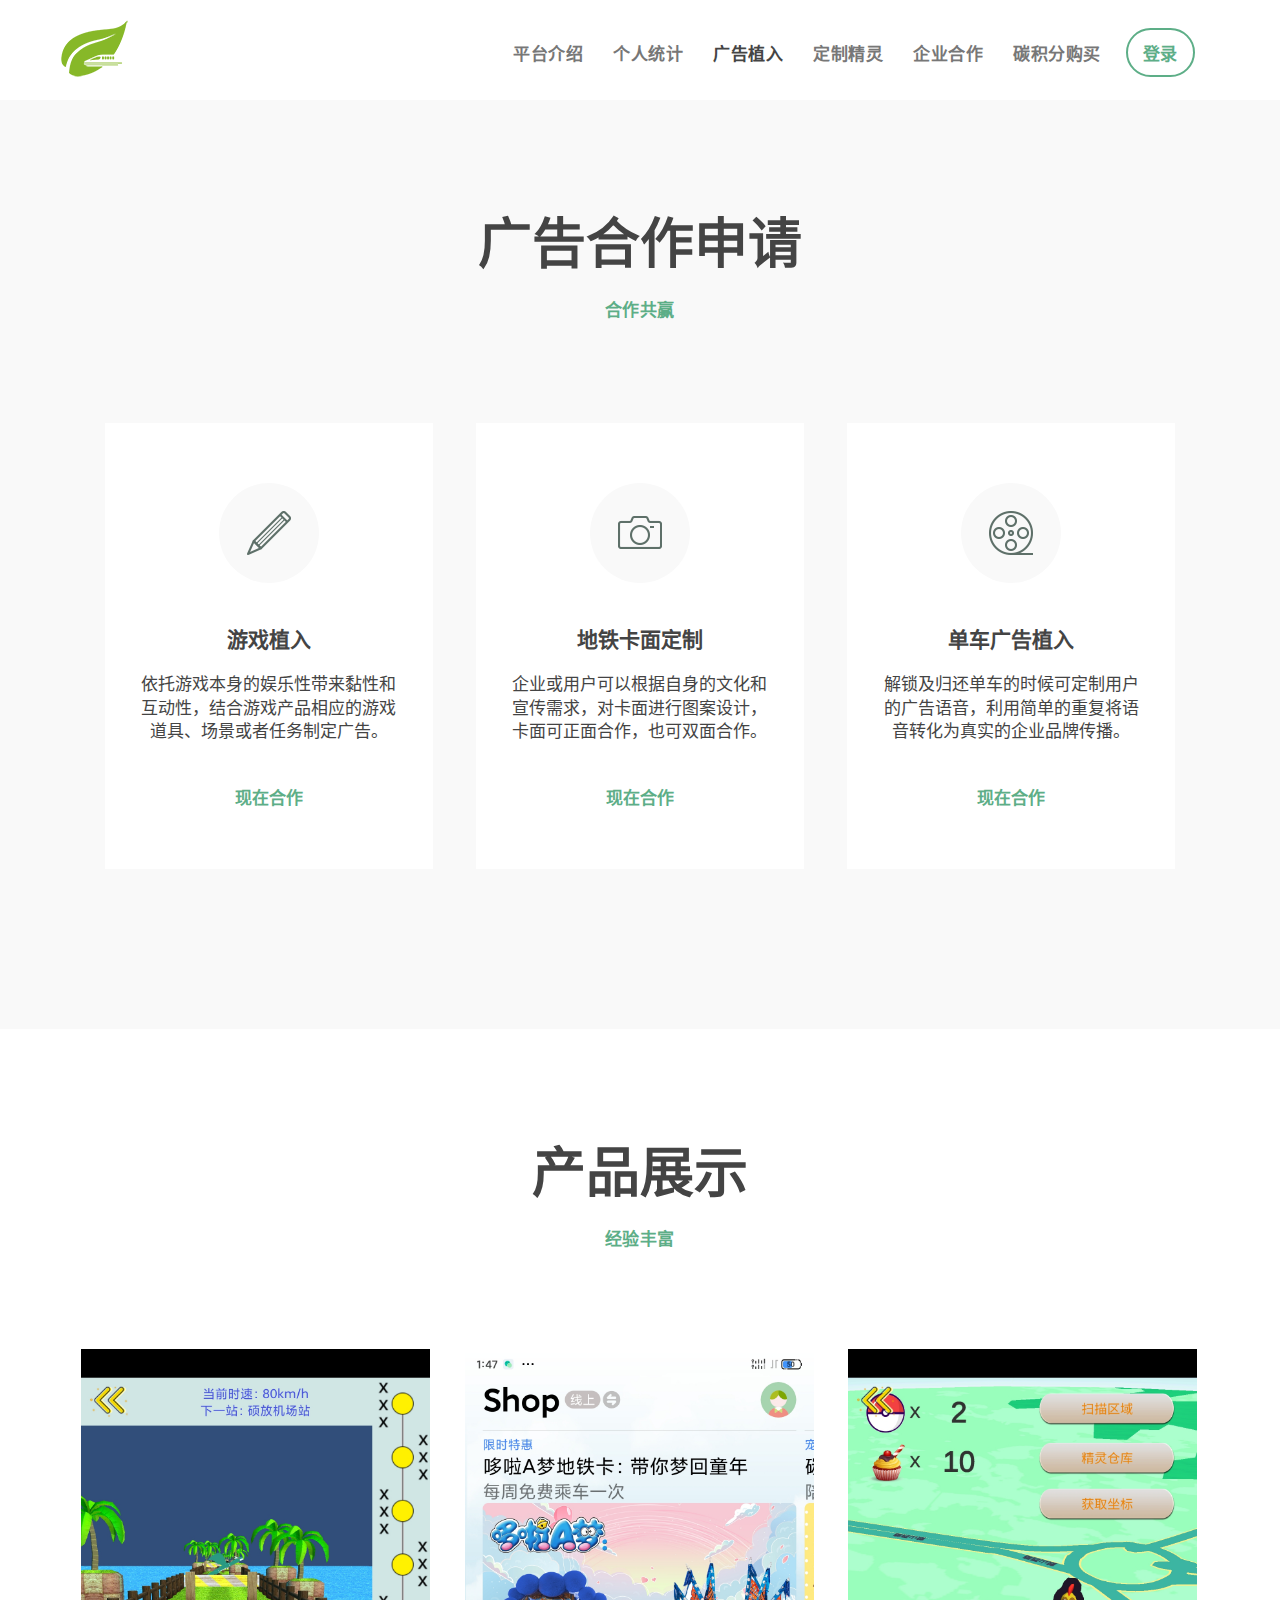
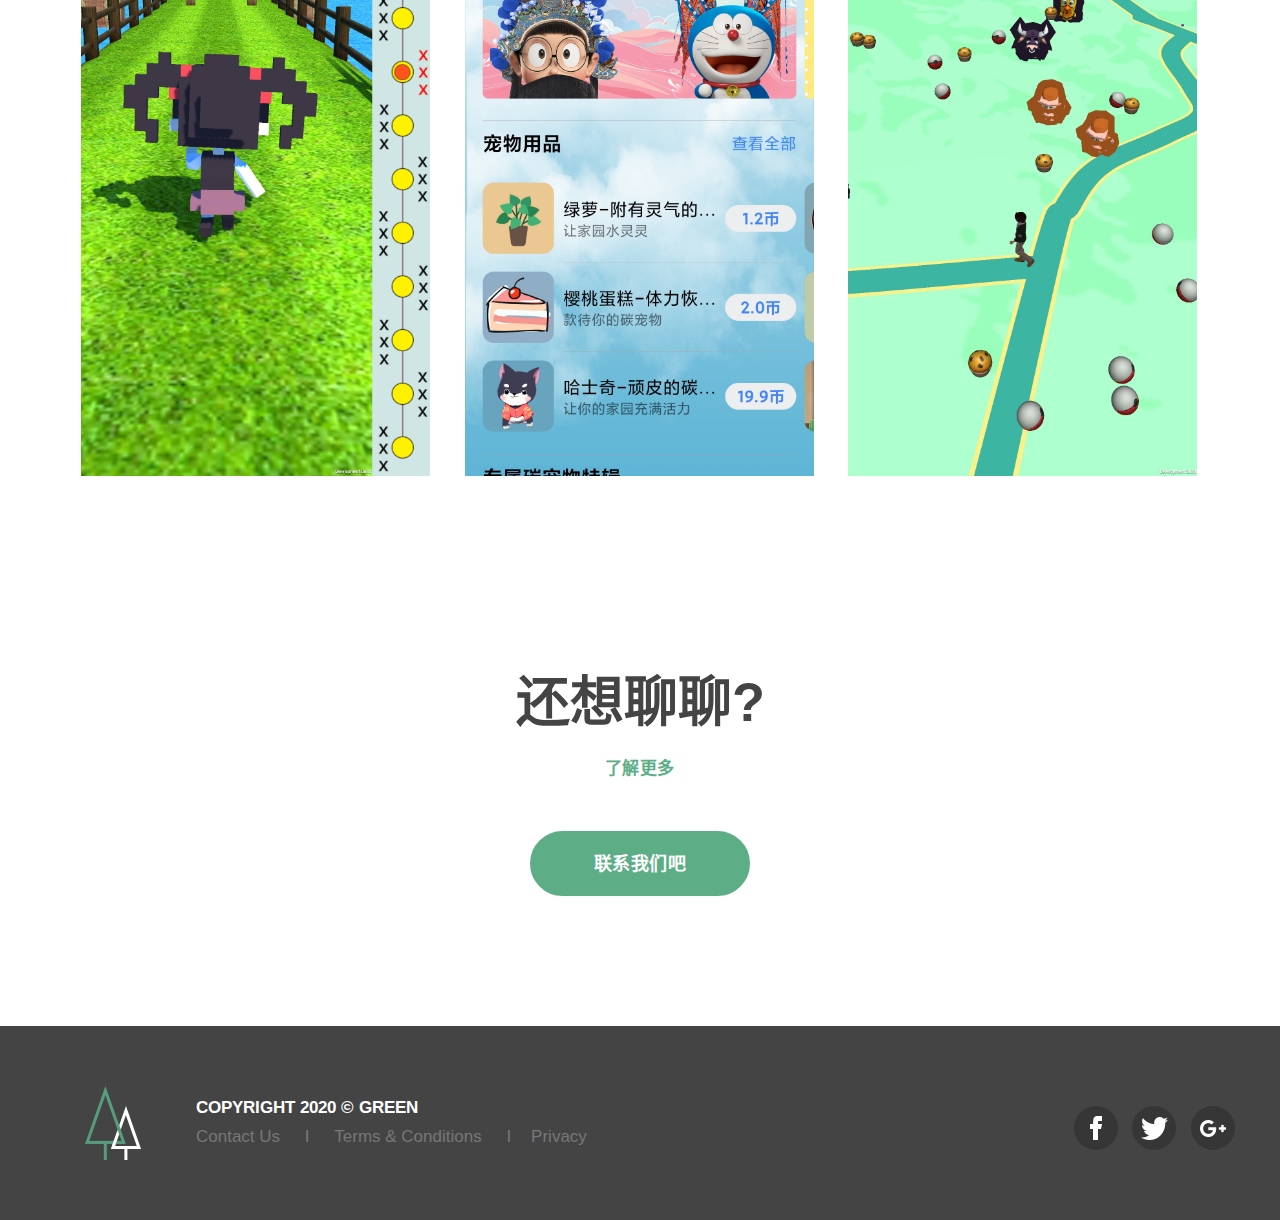
<file: adapplication.html>
<!doctype html>
<html lang="zh-CN">
<head>
	<meta charset="UTF-8">
	<title>绿里行迹_广告植入</title>
	<meta name="viewport" content="width=device-width, initial-scale=1">
	<link rel="stylesheet" href="css/normalize.css">
	<link rel="stylesheet" href="css/style.css">
	<link rel="stylesheet" href="css/featherlight.min.css">
	<link rel="stylesheet" href="css/featherlight.gallery.css">
    <link href="images/favicon.png" rel="icon">
	<link href='https://fonts.googleapis.com/css?family=Arimo:400,700' rel='stylesheet' type='text/css'>

	<script type="text/javascript" src="js/jquery.js"></script>
	<script type="text/javascript" src="js/featherlight.min.js"></script>
	<script type="text/javascript" src="js/featherlight.gallery.js"></script>

</head>
<body>
	<header id="top">
		<div class="wrapper">
			<h1 class="logo"><a href="index.html">GREEN</a></h1>
			<nav>
				<ul id="navigation">
					<li><a href="index.html">平台介绍</a></li>
					<li><a href="home.html">个人统计</a></li>
					<li><a href="adapplication.html" class="active">广告植入</a></li>
					<li><a href="pet.html">定制精灵</a></li>
					<li><a href="contact.html">企业合作</a></li>
					<li><a href="buy.html">碳积分购买</a></li>
					<li><a class="nav-cta" href="login.html">登录</a></li>
				</ul>
			</nav>
		</div>
	</header>

	<section class="services-section">
		<div class="wrapper">
			<h3>广告合作申请</h3>
			<p class="subtitle">合作共赢</p>
			<ul class="services-list">
				<li>
					<div class="image-container">
						<img src="images/icon-pencil.png" alt="services icon" >
					</div>
					<h5>游戏植入</h5>
					<p>依托游戏本身的娱乐性带来黏性和互动性，结合游戏产品相应的游戏道具、场景或者任务制定广告。 </p>
					<a href="contact.html">现在合作</a>
				</li>
				<li>
					<div class="image-container">
						<img src="images/icon-camera.png" alt="services icon" >
					</div>
					<h5>地铁卡面定制</h5>
					<p>企业或用户可以根据自身的文化和宣传需求，对卡面进行图案设计，卡面可正面合作，也可双面合作。 </p>
					<a href="contact.html">现在合作</a>
				</li>
				<li>
					<div class="image-container">
						<img src="images/icon-film.png" alt="services icon" >
					</div>
					<h5>单车广告植入</h5>
					<p>解锁及归还单车的时候可定制用户的广告语音，利用简单的重复将语音转化为真实的企业品牌传播。</p>
					<a href="contact.html">现在合作</a>
				</li>
				<div class="clear"></div>	
			</ul>
		</div>
	</section>
	
	<section class="portfolio-section"><a name="portfolio"></a>
		<h3>产品展示</h3>
		<p class="subtitle">经验丰富</p>
		
		<ul class="portfolio-list">
			<li class="item">
				<a href="images/游戏1.jpg" class="photo-overlay gallery">
					<img src="images/游戏1.jpg" alt="" />
				</a>
			</li>
			<li class="item">
				<a href="images/商城.jpg" class="photo-overlay gallery">
					<img src="images/商城.jpg" alt="" />
				</a>
			</li>
			<li class="item">
				<a href="images/捕捉宠物.jpg" class="photo-overlay gallery">
					<img src="images/捕捉宠物.jpg" alt="" />
				</a>
			</li>
			<div class="clear"></div>	
		</ul>
	</section>


	<section class="text-section contact">
		<div class="text align-center">
			<h3>还想聊聊?</h3>
			<p class="subtitle">了解更多</p>
			<p><a href="contact.html" class="button-1">联系我们吧</a></p>
		</div>
	</section>

	<footer>
		<div class="wrapper">
			<a class="logo" href="#">Chase</a>
			<div class="footer-left">
				<p class="copyright">Copyright 2020 &copy; GREEN</p>
				<p class="footer-links"><a href="#">Contact Us</a> I <a href="#">Terms &amp; Conditions</a> I<a href="#">Privacy</a></p>
			</div>
			<div class="footer-right">
				<a href="#" class="social facebook">Facebook</a>
				<a href="#" class="social twitter">Facebook</a>
				<a href="#" class="social google">Facebook</a>
			</div>
			<div class="clear"></div>
		</div>
	</footer>
</body>
<script>
	$(document).ready(function(){
		$('.gallery').featherlightGallery();
	});
</script>

</html>
</file>
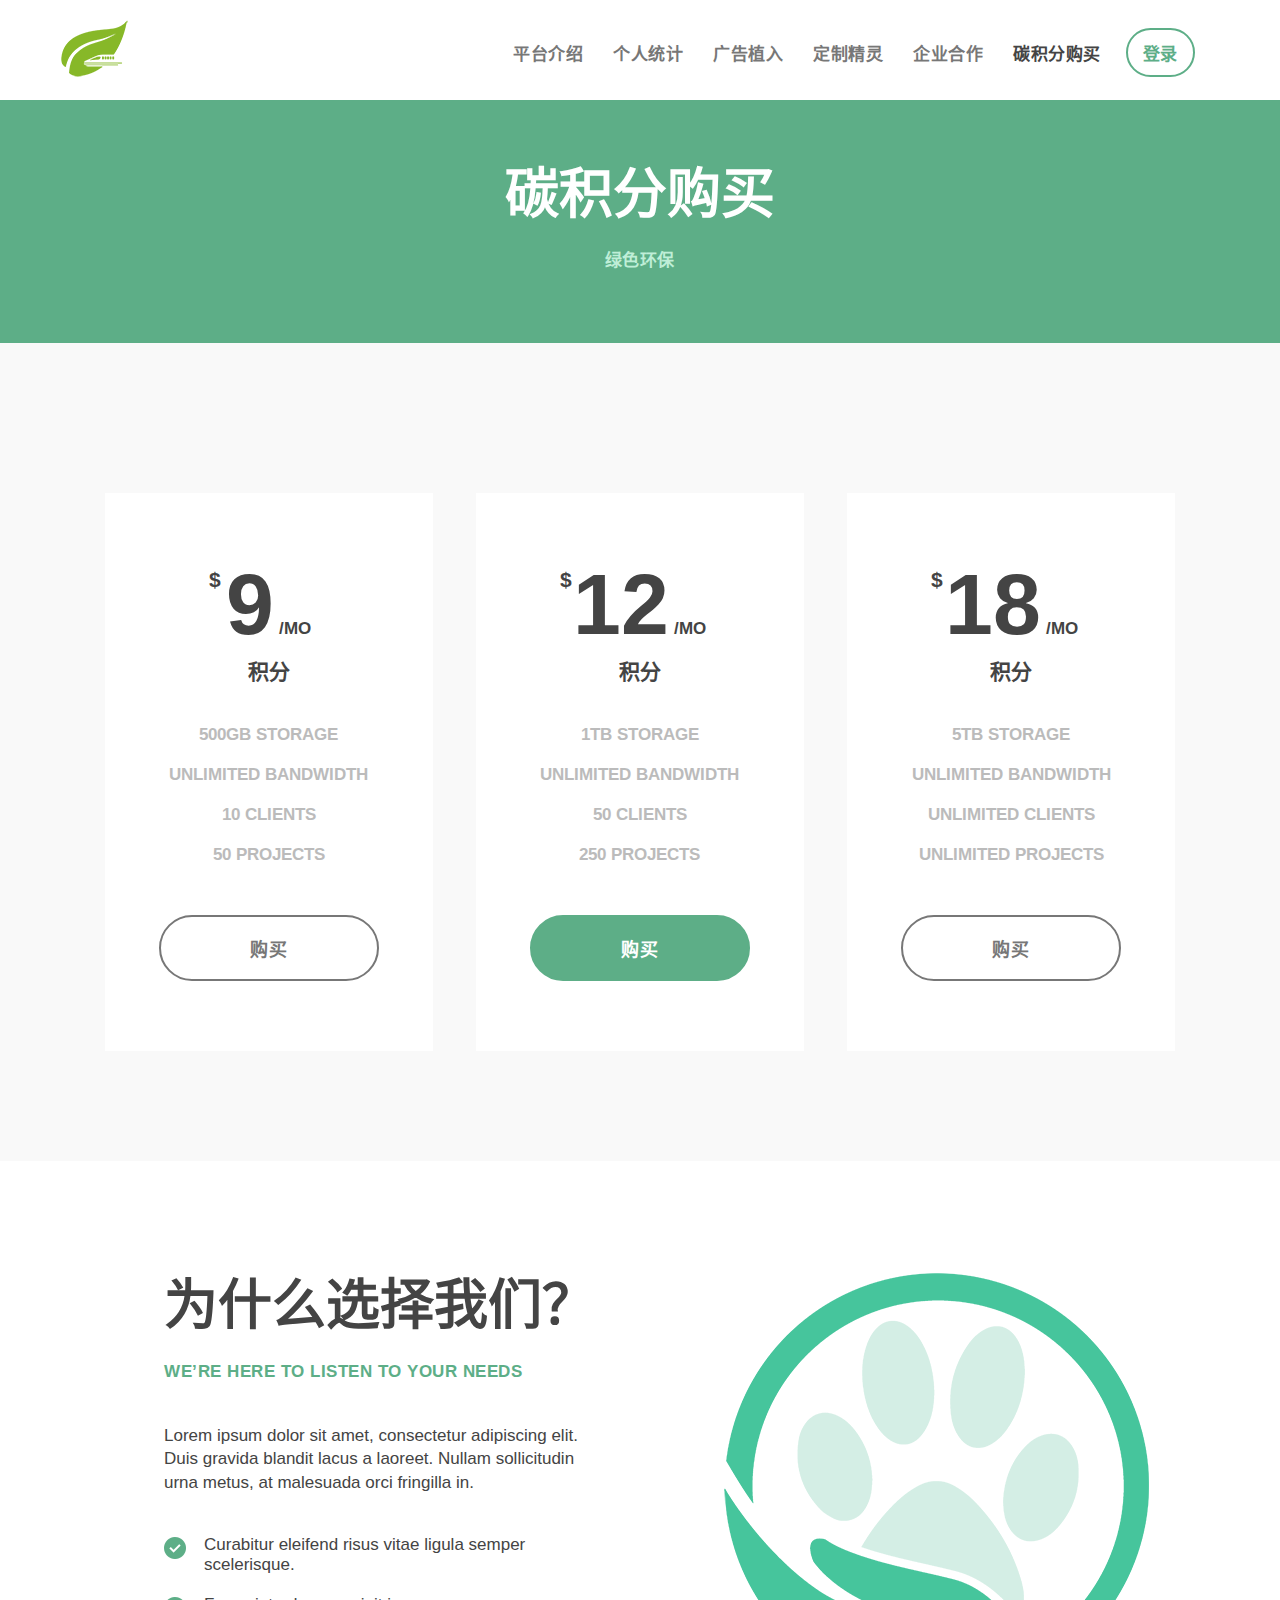
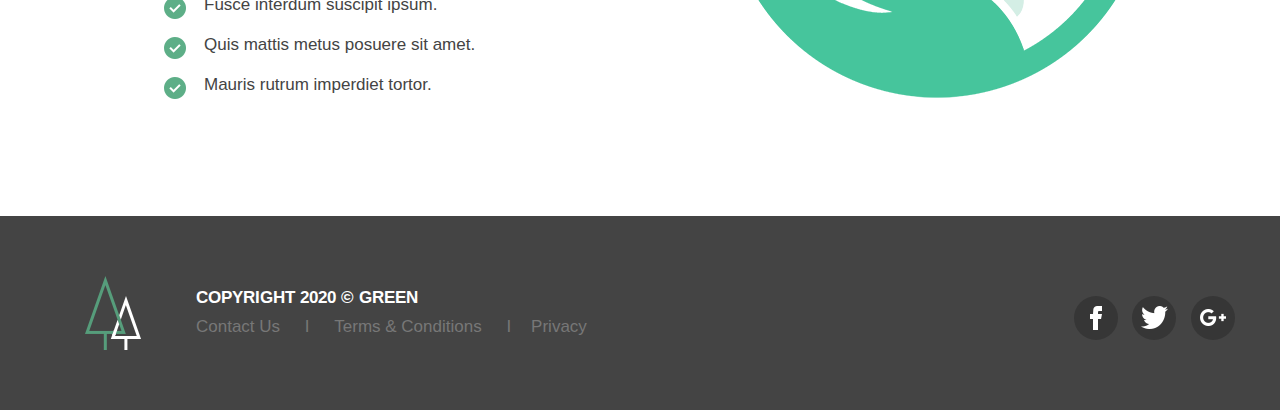
<file: buy.html>
<!doctype html>
<html lang="zh-CN">
<head>
	<meta charset="UTF-8">
	<title>绿里行迹_碳积分购买</title>
	<meta name="viewport" content="width=device-width, initial-scale=1">
	<link rel="stylesheet" href="css/normalize.css">
	<link rel="stylesheet" href="css/style.css">
	<link rel="stylesheet" href="css/featherlight.min.css">
    <link href="images/favicon.png" rel="icon">
	<link href='https://fonts.googleapis.com/css?family=Arimo:400,700' rel='stylesheet' type='text/css'>

	<script type="text/javascript" src="js/jquery.js"></script>
	<script type="text/javascript" src="js/featherlight.min.js"></script>

</head>
<body>
	<header id="top">
		<div class="wrapper">
			<h1 class="logo"><a href="index.html">GREEN</a></h1>
			<nav>
				<ul id="navigation">
					<li><a href="index.html">平台介绍</a></li>
					<li><a href="home.html">个人统计</a></li>
					<li><a href="adapplication.html">广告植入</a></li>
					<li><a href="pet.html">定制精灵</a></li>
					<li><a href="contact.html">企业合作</a></li>
					<li><a href="buy.html" class="active">碳积分购买</a></li>
					<li><a class="nav-cta" href="login.html">登录</a></li>
				</ul>
			</nav>
		</div>
	</header>

	<section class="email-list-section">
		<h3>碳积分购买</h3>
		<p class="subtitle">绿色环保</p>

	</section>

	<section class="pricing-section">
		<div class="wrapper">
			<ul class="pricing-table">
				<li>
					<div class="price-container">
						<span class="currency-symbol" style="left: 40px;">$</span>
						<span class="price">9</span>
						<span class="term">/mo</span>
					</div>
					<h5>积分</h5>
					<ul class="features">
						<li>500GB Storage</li>
						<li>Unlimited Bandwidth</li>
						<li>10 Clients</li>
						<li>50 Projects</li>
						<div class="clear"></div>
					</ul>
					<a href="#" class="button-2">购买</a>
				</li>
				<li>
					<div class="price-container">
						<span class="currency-symbol" style="left: 20px;">$</span>
						<span class="price">12</span>
						<span class="term">/mo</span>
					</div>
					<h5>积分</h5>
					<ul class="features">
						<li>1TB Storage</li>
						<li>Unlimited Bandwidth</li>
						<li>50 Clients</li>
						<li>250 Projects</li>
						<div class="clear"></div>
					</ul>
					<a href="#" class="button-1">购买</a>
				</li>
				<li>
					<div class="price-container">
						<span class="currency-symbol" style="left: 20px;">$</span>
						<span class="price">18</span>
						<span class="term">/mo</span>
					</div>
					<h5>积分</h5>
					<ul class="features">
						<li>5TB Storage</li>
						<li>Unlimited Bandwidth</li>
						<li>Unlimited Clients</li>
						<li>Unlimited Projects</li>
						<div class="clear"></div>
					</ul>
					<a href="#" class="button-2">购买</a>
				</li>
				<div class="clear"></div>
			</ul>
		</div>
	</section>
	
	<section class="text-section">	
		<div class="wrapper">
			<div class="image align-right">
				<img src="images/transparent-paw-circle-12.png" alt="light bulb" class="align-left">
			</div>
			<div class="text align-right">
				<h3>为什么选择我们？</h3>
				<p class="subtitle">We’re here to listen to your needs</p>
				<p>Lorem ipsum dolor sit amet, consectetur adipiscing elit. Duis gravida blandit lacus a laoreet. Nullam sollicitudin urna metus, at malesuada orci fringilla in. </p>
				<ul class="list-checkmarks">
					<li>Curabitur eleifend risus vitae ligula semper scelerisque.</li>
					<li>Fusce interdum suscipit ipsum.</li>
					<li>Quis mattis metus posuere sit amet.</li>
					<li>Mauris rutrum imperdiet tortor.</li>
				</ul>
			</div>
			<div class="clear"></div>	
		</div>
	</section>

	<footer>
		<div class="wrapper">
			<a class="logo" href="#">Chase</a>
			<div class="footer-left">
				<p class="copyright">Copyright 2020 &copy; GREEN</p>
				<p class="footer-links"><a href="#">Contact Us</a> I <a href="#">Terms &amp; Conditions</a> I<a href="#">Privacy</a></p>
			</div>
			<div class="footer-right">
				<a href="#" class="social facebook">Facebook</a>
				<a href="#" class="social twitter">Facebook</a>
				<a href="#" class="social google">Facebook</a>
			</div>
			<div class="clear"></div>
		</div>
	</footer>
</body>
</html>
</file>
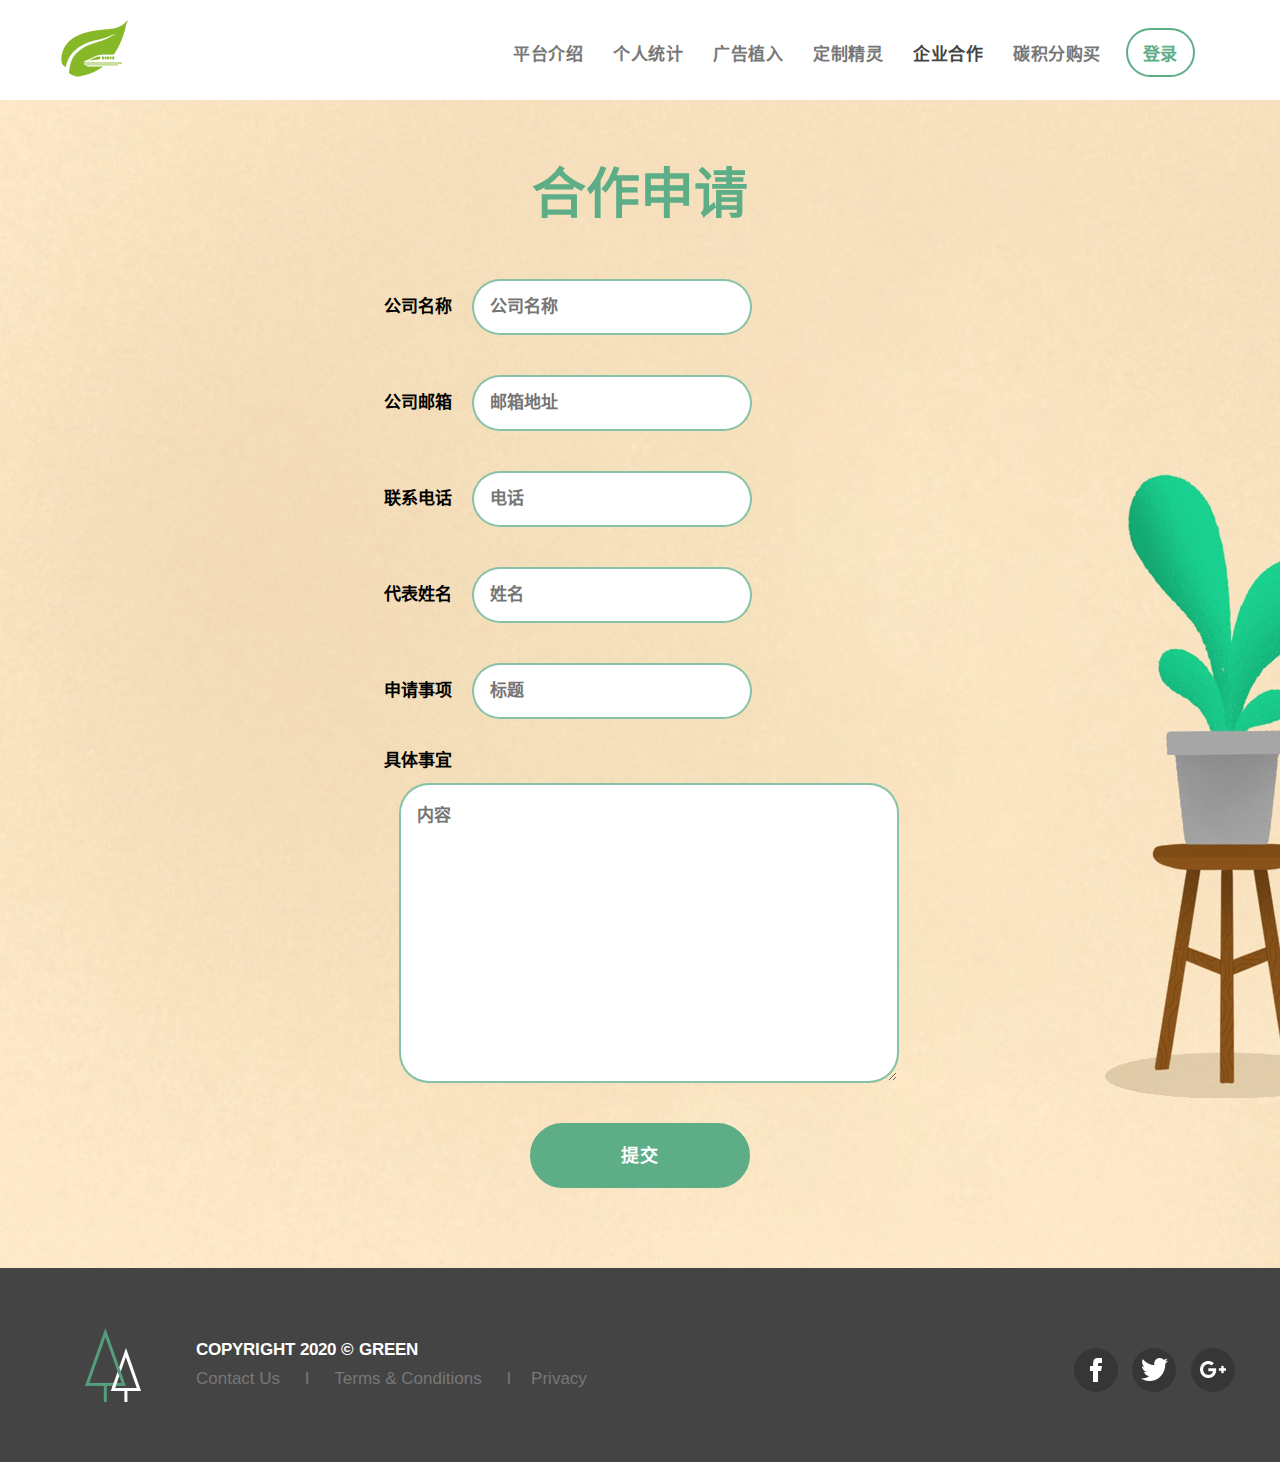
<file: contact.html>
<!doctype html>
<html lang="zh-CN">
<head>
	<meta charset="UTF-8">
	<title>绿里行迹_合作申请</title>
	<meta name="viewport" content="width=device-width, initial-scale=1">
	<link rel="stylesheet" href="css/normalize.css">
	<link rel="stylesheet" href="css/style.css">
	<link rel="stylesheet" href="css/featherlight.min.css">
	<link href="images/favicon.png" rel="icon">
	<link href='https://fonts.googleapis.com/css?family=Arimo:400,700' rel='stylesheet' type='text/css'>

	<script type="text/javascript" src="js/jquery.js"></script>
	<script type="text/javascript" src="js/featherlight.min.js"></script>

</head>
<body>
	<header id="top">
		<div class="wrapper">
			<h1 class="logo"><a href="index.html">GREEN</a></h1>
			<nav>
				<ul id="navigation">
					<li><a href="index.html">平台介绍</a></li>
					<li><a href="home.html">个人统计</a></li>
					<li><a href="adapplication.html">广告植入</a></li>
					<li><a href="pet.html">定制精灵</a></li>
					<li><a href="contact.html" class="active">企业合作</a></li>
					<li><a href="buy.html">碳积分购买</a></li>
					<li><a class="nav-cta" href="login.html">登录</a></li>
				</ul>
			</nav>
		</div>
	</header>

	<section class="list-section contactbg">
		<h3>合作申请</h3>
		<form class="list">
			<p>公司名称
				<input id="inputCpyName" type="text" placeholder="公司名称">
			</p>
			<p>公司邮箱
				<input id="inputEmail" type="email" placeholder="邮箱地址">
			</p>
			<p>联系电话
				<input id="inputPhone" type="text" placeholder="电话">
			</p>
			<p>代表姓名
				<input id="inputName" type="text" placeholder="姓名">
			</p>
			<p>申请事项
				<input id="inputTitle" type="text" placeholder="标题">
			</p>
			<p>具体事宜
				<textarea id="inputMsg" type="text" placeholder="内容"></textarea>
			</p>
			<p style="text-align: center"><a href="#" class="button-1" id="submit_btn">提交</a></p>
            <p style="text-align: center;color: red;" id="error"></p>
		</form>
	</section>

	<footer>
		<div class="wrapper">
			<a class="logo" href="#">Chase</a>
			<div class="footer-left">
				<p class="copyright">Copyright 2020 &copy; GREEN</p>
				<p class="footer-links"><a href="#">Contact Us</a> I <a href="#">Terms &amp; Conditions</a> I<a href="#">Privacy</a></p>
			</div>
			<div class="footer-right">
				<a href="#" class="social facebook">Facebook</a>
				<a href="#" class="social twitter">Facebook</a>
				<a href="#" class="social google">Facebook</a>
			</div>
			<div class="clear"></div>
		</div>
	</footer>


    <script src="js/jquery.js"></script>
    <script>
        $(function() {


            $("#inputCpyName").blur(function() {
                //对公司名字进行验证
                checkEmpty("#inputCpyName", "#error");
            }).focus(function() {
                clearInfo("#error");
            });

            $("#inputName").blur(function() {
                //对名字进行验证
                checkEmpty("#inputName", "#error");
            }).focus(function() {
                clearInfo("#error");
            });

            $("#inputTitle").blur(function() {
                //对标题进行验证
                checkEmpty("#inputTitle", "#error");
            }).focus(function() {
                clearInfo("#error");
            });

            $("#inputMsg").blur(function() {
                //对标题进行验证
                checkEmpty("#inputMsg", "#error");
            }).focus(function() {
                clearInfo("#error");
            });

            function checkEmpty(id, info) {
                var $msg = $(id).val();
                console.log($msg);
                if($msg==="") {
                    setInfo(info, "内容不能为空");
                    return false;
                }
                return true;
            }

            //邮箱
            $("#inputEmail").blur(function() {
                //对邮箱进行验证
                checkEmail("#inputEmail", "#error");
            }).focus(function() {
                clearInfo("#error");
            });
            //验证
            function checkEmail(id, info) {
                var reg = /^[\w!#$%&'*+/=?^_`{|}~-]+(?:\.[\w!#$%&'*+/=?^_`{|}~-]+)*@(?:[\w](?:[\w-]*[\w])?\.)+[\w](?:[\w-]*[\w])?$/;
                var $email = $(id).val();
                if(!reg.test($email)) {
                    setInfo(info, "邮箱格式不正确");
                    return false;
                }
                return true;
            }

            //手机号
            $("#inputPhone").blur(function() {
                //对手机号进行验证
                checkTel("#inputPhone", "#error");
            }).focus(function() {
                clearInfo("#error");
            });
            //验证
            function checkTel(id, info) {
                var reg = /^[1][0-9]{10}$/;
                var $tel = $(id).val();
                if(!reg.test($tel)) {
                    setInfo(info, "手机号格式不正确");
                    return false;
                }
                return true;
            }

            //设置错误信息
            function setInfo(id, info) {
                $(id).text(info);
            }

            //清空错误信息
            function clearInfo(id) {
                $(id).text("");
            }

            function checkAll() {
                if(checkEmail("#inputEmail", "#error")&& checkTel("#inputPhone", "#error")&&checkEmpty("#inputCpyName", "#error")&&checkEmpty("#inputName", "#error")&&checkEmpty("#inputTitle", "#error")&&checkEmpty("#inputMsg", "#error")) {
                    return true;
                }
                return false;
            };

            $("#submit_btn").click(

                function (){

                    if(!checkAll()){//判断所有条件成立（其他判断规则在其输入时已经判断）

                        alert("请正确填写信息！");

                        return false;

                    }else{//以上均符合要求，则调用登录esb接口

                        alert("申请已发送！")
                        location.reload();
                    }



                }

            );

            /*直接点击enter免除手动点击登录按钮*/

            $(document).keyup(function(event){

                if(event.keyCode ===13){

                    $("#submit_btn").trigger("click");

                }

            });

        });
    </script>
</body>
</html>
</file>
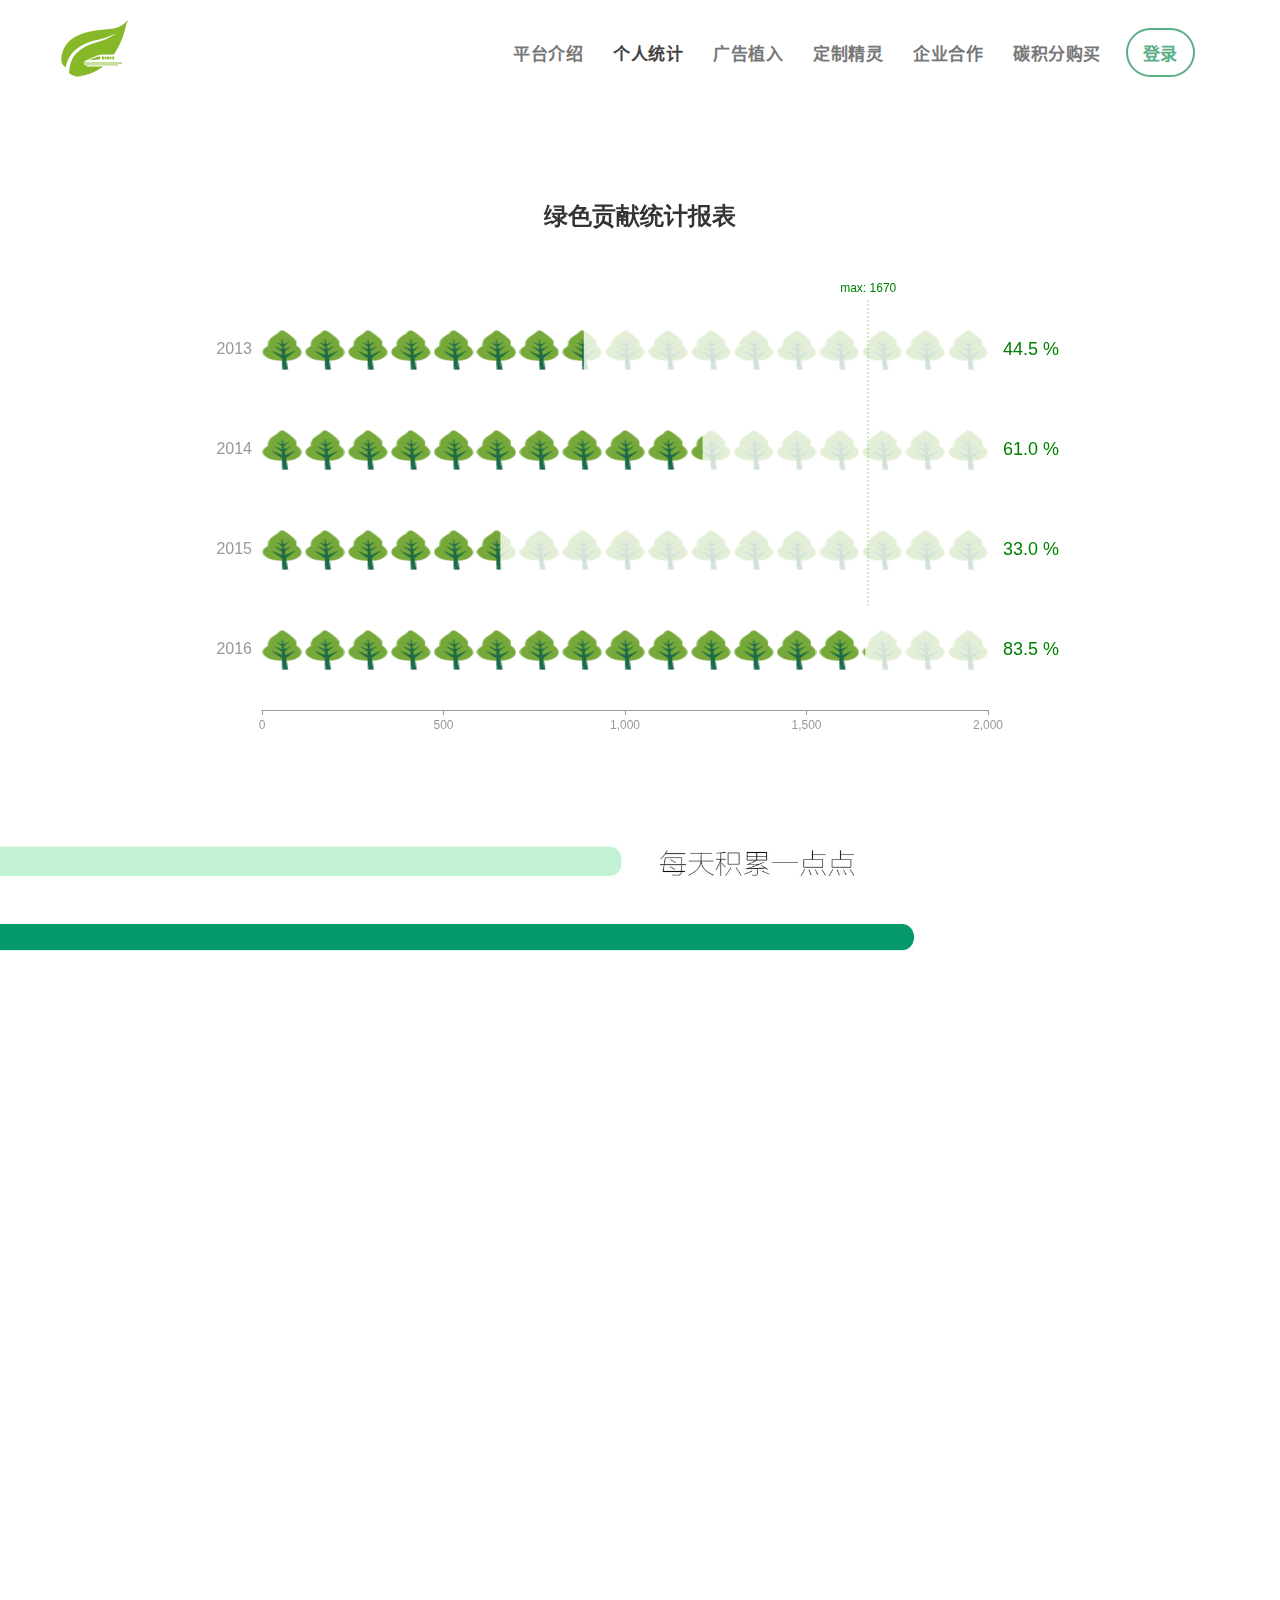
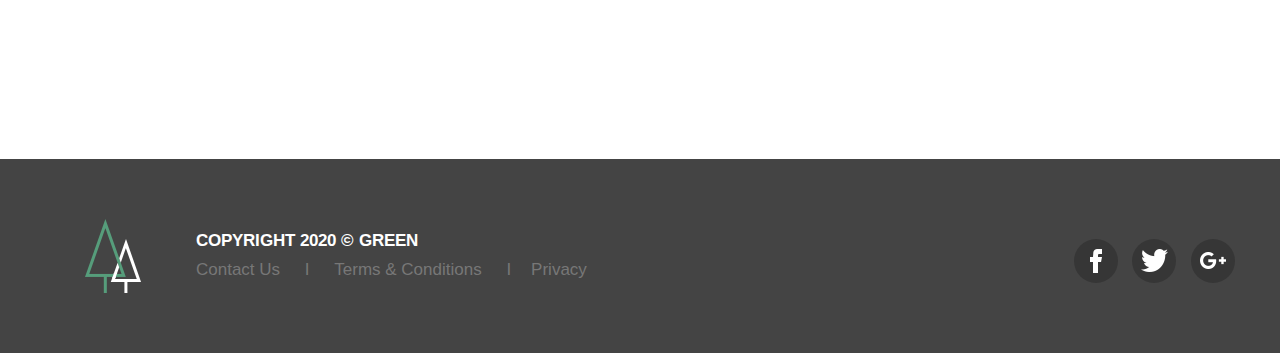
<file: home.html>
<!doctype html>
<html lang="zh-CN">
<head>
	<meta charset="UTF-8">
	<title>绿里行迹_个人统计</title>
	<meta name="viewport" content="width=device-width, initial-scale=1">
	<link rel="stylesheet" href="css/normalize.css">
	<link rel="stylesheet" href="css/style.css">
	<link rel="stylesheet" href="css/featherlight.min.css">
	<link href="images/favicon.png" rel="icon">
	<link href='https://fonts.googleapis.com/css?family=Arimo:400,700' rel='stylesheet' type='text/css'>

	<script type="text/javascript" src="js/jquery.js"></script>
	<script type="text/javascript" src="js/featherlight.min.js"></script>
	<!--引入百度地图的jssdk，这里需要使用你在百度地图开发者平台申请的 ak-->
	<script src="http://api.map.baidu.com/api?v=2.0&ak=6TK5fGzDncyb53YIpUXzNDr6wq8T9L4O"></script>
	<!-- 引入 ECharts -->
	<script src="js/echarts.js"></script>
	<!-- 引入百度地图扩展 -->
	<script src="js/bmap.min.js"></script>



</head>
<body>
	<header id="top">
		<div class="wrapper">
			<h1 class="logo"><a href="index.html">GREEN</a></h1>
			<nav>
				<ul id="navigation">
					<li><a href="index.html">平台介绍</a></li>
					<li><a href="home.html" class="active">个人统计</a></li>
					<li><a href="adapplication.html">广告植入</a></li>
					<li><a href="adapplication.html">定制精灵</a></li>
					<li><a href="adapplication.html">企业合作</a></li>
                    <li><a href="buy.html">碳积分购买</a></li>
					<li><a class="nav-cta" href="login.html">登录</a></li>
				</ul>
			</nav>
		</div>
	</header>

	<section class="text-section">
		<div class="text align-center">
			<div id="contribution" style="width: 100%;height:600px;"></div>
			<div class="hang">
				<img src="images/hang.jpg">
			</div>
			<div id="map" style="width: 100%;height:600px;"></div>
		</div>
	</section>

	<footer>
		<div class="wrapper">
			<a class="logo" href="#">Chase</a>
			<div class="footer-left">
				<p class="copyright">Copyright 2020 &copy; GREEN</p>
				<p class="footer-links"><a href="#">Contact Us</a> I <a href="#">Terms &amp; Conditions</a> I<a href="#">Privacy</a></p>
			</div>
			<div class="footer-right">
				<a href="#" class="social facebook">Facebook</a>
				<a href="#" class="social twitter">Facebook</a>
				<a href="#" class="social google">Facebook</a>
			</div>
			<div class="clear"></div>
		</div>
	</footer>

<!--script-->
<!--	报表-->
	<script type="text/javascript">
		// 基于准备好的dom，初始化echarts实例
		var myChartcon = echarts.init(document.getElementById('contribution'));

		// 指定图表的配置项和数据
		var spirit = 'image://[data-uri]';
		var maxData = 2000;

		option = {
			title: {
				text: '绿色贡献统计报表',
				left: 'center',
				textStyle:{
					fontSize:24,
				}
			},
			tooltip: {
			},
			xAxis: {
				max: maxData,
				splitLine: {show: false},
				offset: 10,
				axisLine: {
					lineStyle: {
						color: '#999'
					}
				},
				axisLabel: {
					margin: 10
				}
			},
			yAxis: {
				data: ['2013', '2014', '2015', '2016'],
				inverse: true,
				axisTick: {show: false},
				axisLine: {show: false},
				axisLabel: {
					margin: 10,
					color: '#999',
					fontSize: 16
				}
			},
			grid: {
				top: 'center',
				height: 400,
				left: 70,
				right: 100
			},
			series: [{
				// current data
				type: 'pictorialBar',
				symbol: spirit,
				symbolRepeat: 'fixed',
				symbolMargin: '5%',
				symbolClip: true,
				symbolSize: 40,
				symbolBoundingData: maxData,
				data: [891, 1220, 660, 1670],
				markLine: {
					symbol: 'none',
					label: {
						formatter: 'max: {c}',
						position: 'start'
					},
					lineStyle: {
						color: 'green',
						type: 'dotted',
						opacity: 0.2,
						width: 2
					},
					data: [{
						type: 'max'
					}]
				},
				z: 10
			}, {
				// full data
				type: 'pictorialBar',
				itemStyle: {
					normal: {
						opacity: 0.2
					}
				},
				label: {
					show: true,
					formatter: function (params) {
						return (params.value / maxData * 100).toFixed(1) + ' %';
					},
					position: 'right',
					offset: [10, 0],
					color: 'green',
					fontSize: 18
				},
				animationDuration: 0,
				symbolRepeat: 'fixed',
				symbolMargin: '5%',
				symbol: spirit,
				symbolSize: 40,
				symbolBoundingData: maxData,
				data: [891, 1220, 660, 1670],
				z: 5
			}]
		};

		// 使用刚指定的配置项和数据显示图表。
		myChartcon.setOption(option);
	</script>

<!--	路径-->
	<script type="text/javascript">
		var myChart = echarts.init(document.getElementById('map'));

		$.get('data/hangzhou-tracks.json', function (data) {
			var lines = data.map(function (track) {
				return {
					coords: track.map(function (seg, idx) {
						return seg.coord;
					})
				};
			});
			// var lines = [].concat.apply([], data.map(function (track) {
			//     return track.slice(1).map(function (seg, idx) {
			//         return [track[idx], track[idx + 1]];
			//     });
			// }));
			// lines = lines.concat(lines);
			myChart.setOption({
				animation: false,
				title: {
					text: '碳足迹地图',
					left: 'center',
					top: 10
				},
				bmap: {
					center: [120.13066322374, 30.240018034923],
					zoom: 14,
					roam: true,
					mapStyle: {
						styleJson: [
							{
								'featureType': 'water',
								'elementType': 'all',
								'stylers': {
									'color': '#d1d1d1'
								}
							},
							{
								'featureType': 'land',
								'elementType': 'all',
								'stylers': {
									'color': '#f3f3f3'
								}
							},
							{
								'featureType': 'railway',
								'elementType': 'all',
								'stylers': {
									'visibility': 'off'
								}
							},
							{
								'featureType': 'highway',
								'elementType': 'all',
								'stylers': {
									'color': '#fdfdfd'
								}
							},
							{
								'featureType': 'highway',
								'elementType': 'labels',
								'stylers': {
									'visibility': 'off'
								}
							},
							{
								'featureType': 'arterial',
								'elementType': 'geometry',
								'stylers': {
									'color': '#fefefe'
								}
							},
							{
								'featureType': 'arterial',
								'elementType': 'geometry.fill',
								'stylers': {
									'color': '#fefefe'
								}
							},
							{
								'featureType': 'poi',
								'elementType': 'all',
								'stylers': {
									'visibility': 'off'
								}
							},
							{
								'featureType': 'green',
								'elementType': 'all',
								'stylers': {
									'visibility': 'off'
								}
							},
							{
								'featureType': 'subway',
								'elementType': 'all',
								'stylers': {
									'visibility': 'off'
								}
							},
							{
								'featureType': 'manmade',
								'elementType': 'all',
								'stylers': {
									'color': '#d1d1d1'
								}
							},
							{
								'featureType': 'local',
								'elementType': 'all',
								'stylers': {
									'color': '#d1d1d1'
								}
							},
							{
								'featureType': 'arterial',
								'elementType': 'labels',
								'stylers': {
									'visibility': 'off'
								}
							},
							{
								'featureType': 'boundary',
								'elementType': 'all',
								'stylers': {
									'color': '#fefefe'
								}
							},
							{
								'featureType': 'building',
								'elementType': 'all',
								'stylers': {
									'color': '#d1d1d1'
								}
							},
							{
								'featureType': 'label',
								'elementType': 'geometry.fill',
								'stylers': {
									'color': '#848484'
								}
							},
							{
								'featureType': 'label',
								'elementType': 'geometry',
								'stylers': {
									'visibility': 'off'
								}
							}
						]
					}
				},
				series: [{
					type: 'lines',
					coordinateSystem: 'bmap',
					data: lines,
					polyline: true,
					lineStyle: {
						normal: {
							color: 'purple',
							opacity: 0.4,
							width: 1
						}
					}
				}]
			});

		});
	</script>

<!--	<script src="https://cdn.jsdelivr.net/npm/jquery/dist/jquery.min.js"></script>-->
<!--	<link rel="stylesheet" href="https://cdn.jsdelivr.net/npm/font-awesome/css/font-awesome.min.css"/>-->
<!--	<script src="https://cdn.jsdelivr.net/gh/stevenjoezhang/live2d-widget/autoload.js"></script>-->

</body>
</html>
</file>
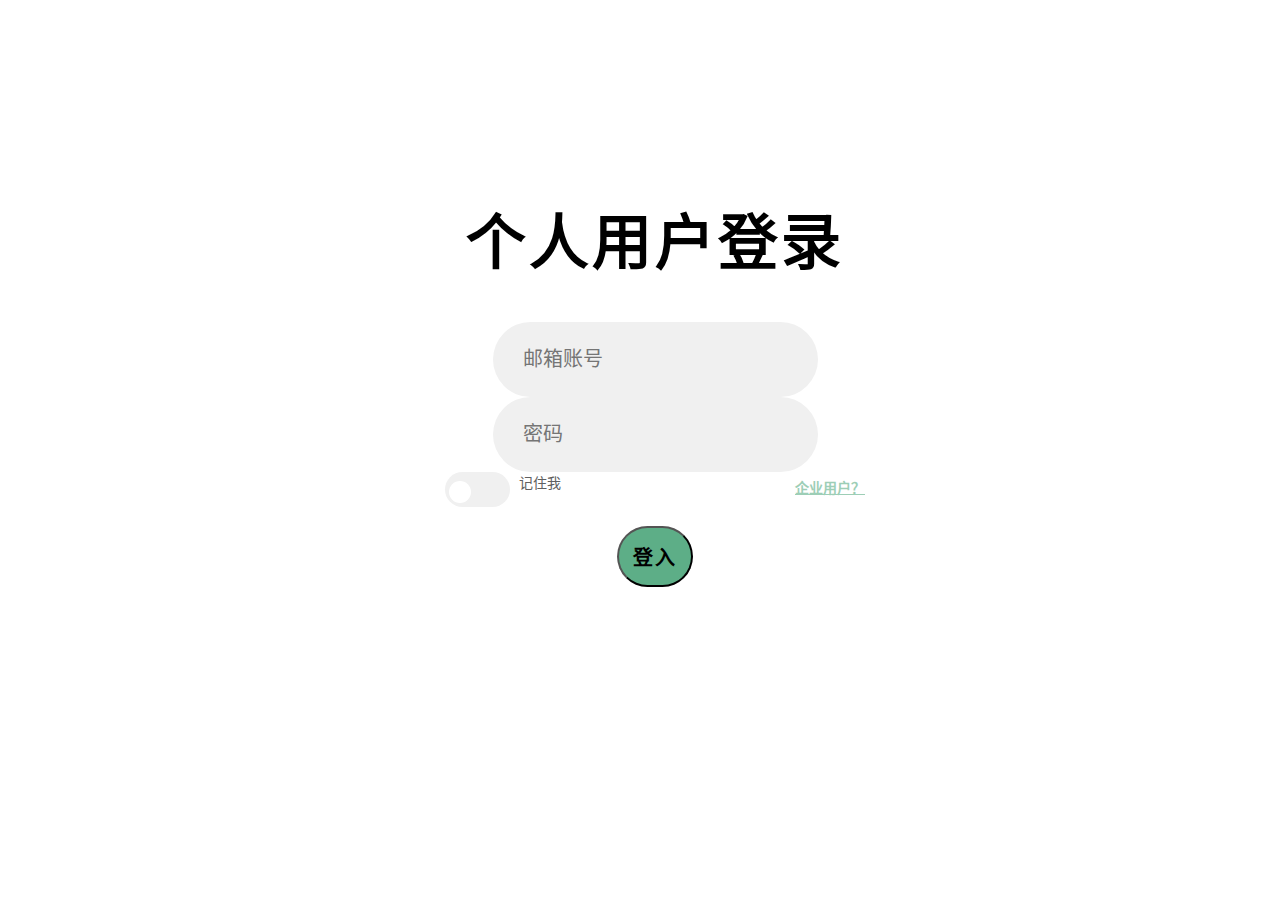
<file: login.html>
<!doctype html>
<html lang="zh-CN">
  <head>
    <!-- Required meta tags -->
    <meta charset="utf-8">
    <meta name="viewport" content="width=device-width, initial-scale=1, shrink-to-fit=no">
    <link href="images/favicon.png" rel="icon">
    <!-- Bootstrap CSS -->
    <link rel="stylesheet" href="https://stackpath.bootstrapcdn.com/bootstrap/4.1.3/css/bootstrap.min.css" integrity="sha384-MCw98/SFnGE8fJT3GXwEOngsV7Zt27NXFoaoApmYm81iuXoPkFOJwJ8ERdknLPMO" crossorigin="anonymous">

    <!-- Loding font -->
    <link href="https://fonts.googleapis.com/css?family=Montserrat:300,700" rel="stylesheet">

    <!-- Custom Styles -->
    <link rel="stylesheet" type="text/css" href="css/login.css">

    <title>Login</title>

  </head>
  <body>

    <!-- Backgrounds -->

    <div id="login-bg" class="container-fluid">

      <div class="bg-img"></div>
      <div class="bg-color"></div>
    </div>

    <!-- End Backgrounds -->

    <div class="container" id="login">
        <div class="row justify-content-center">
        <div class="col-lg-8">
          <div class="login">

            <h1>个人用户登录</h1>
            
            <!-- Loging form -->
                  <form>
                    <div class="form-group">
                      <input type="email" class="form-control" id="exampleInputEmail1" aria-describedby="emailHelp" placeholder="邮箱账号">
                      
                    </div>
                    <div class="form-group">
                      <input type="password" class="form-control" id="exampleInputPassword1" placeholder="密码">
                    </div>

                      <div class="form-check">

                      <label class="switch">
                      <input type="checkbox">
                      <span class="slider round"></span>
                    </label>
                      <label class="form-check-label" for="exampleCheck1">记住我</label>
                      
                      <label class="forgot-password"><a href="login_c.html">企业用户？</a></label>

                    </div>
                  
                    <br>
                    <button type="submit" class="btn btn-lg btn-block btn-success">登入</button>
                  </form>
             <!-- End Loging form -->

          </div>
        </div>
        </div>
    </div>


  </body>
</html>
</file>
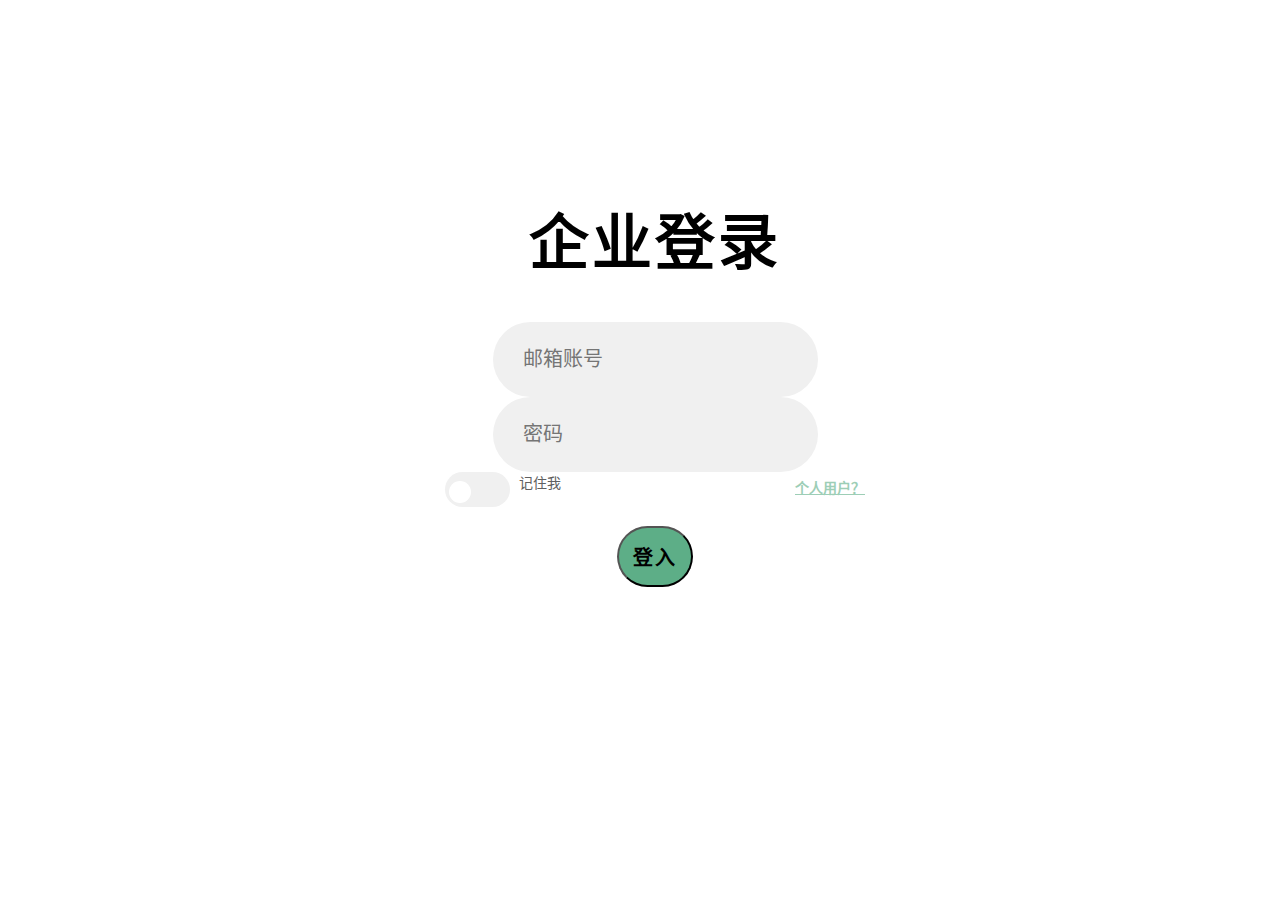
<file: login_c.html>
<!doctype html>
<html lang="zh-CN">
  <head>
    <!-- Required meta tags -->
    <meta charset="utf-8">
    <meta name="viewport" content="width=device-width, initial-scale=1, shrink-to-fit=no">
    <link href="images/favicon.png" rel="icon">
    <!-- Bootstrap CSS -->
    <link rel="stylesheet" href="https://stackpath.bootstrapcdn.com/bootstrap/4.1.3/css/bootstrap.min.css" integrity="sha384-MCw98/SFnGE8fJT3GXwEOngsV7Zt27NXFoaoApmYm81iuXoPkFOJwJ8ERdknLPMO" crossorigin="anonymous">

    <!-- Loding font -->
    <link href="https://fonts.googleapis.com/css?family=Montserrat:300,700" rel="stylesheet">

    <!-- Custom Styles -->
    <link rel="stylesheet" type="text/css" href="css/login.css">

    <title>Login</title>

  </head>
  <body>

    <!-- Backgrounds -->

    <div id="login-bg" class="container-fluid">

      <div class="bg-img"></div>
      <div class="bg-color"></div>
    </div>

    <!-- End Backgrounds -->

    <div class="container" id="login">
        <div class="row justify-content-center">
        <div class="col-lg-8">
          <div class="login">

            <h1>企业登录</h1>
            
            <!-- Loging form -->
                  <form>
                    <div class="form-group">
                      <input type="email" class="form-control" id="exampleInputEmail1" aria-describedby="emailHelp" placeholder="邮箱账号">
                      
                    </div>
                    <div class="form-group">
                      <input type="password" class="form-control" id="exampleInputPassword1" placeholder="密码">
                    </div>

                      <div class="form-check">

                      <label class="switch">
                      <input type="checkbox">
                      <span class="slider round"></span>
                    </label>
                      <label class="form-check-label" for="exampleCheck1">记住我</label>
                      
                      <label class="forgot-password"><a href="login.html">个人用户？</a></label>

                    </div>
                  
                    <br>
                    <button type="submit" class="btn btn-lg btn-block btn-success">登入</button>
                  </form>
             <!-- End Loging form -->

          </div>
        </div>
        </div>
    </div>


  </body>
</html>
</file>
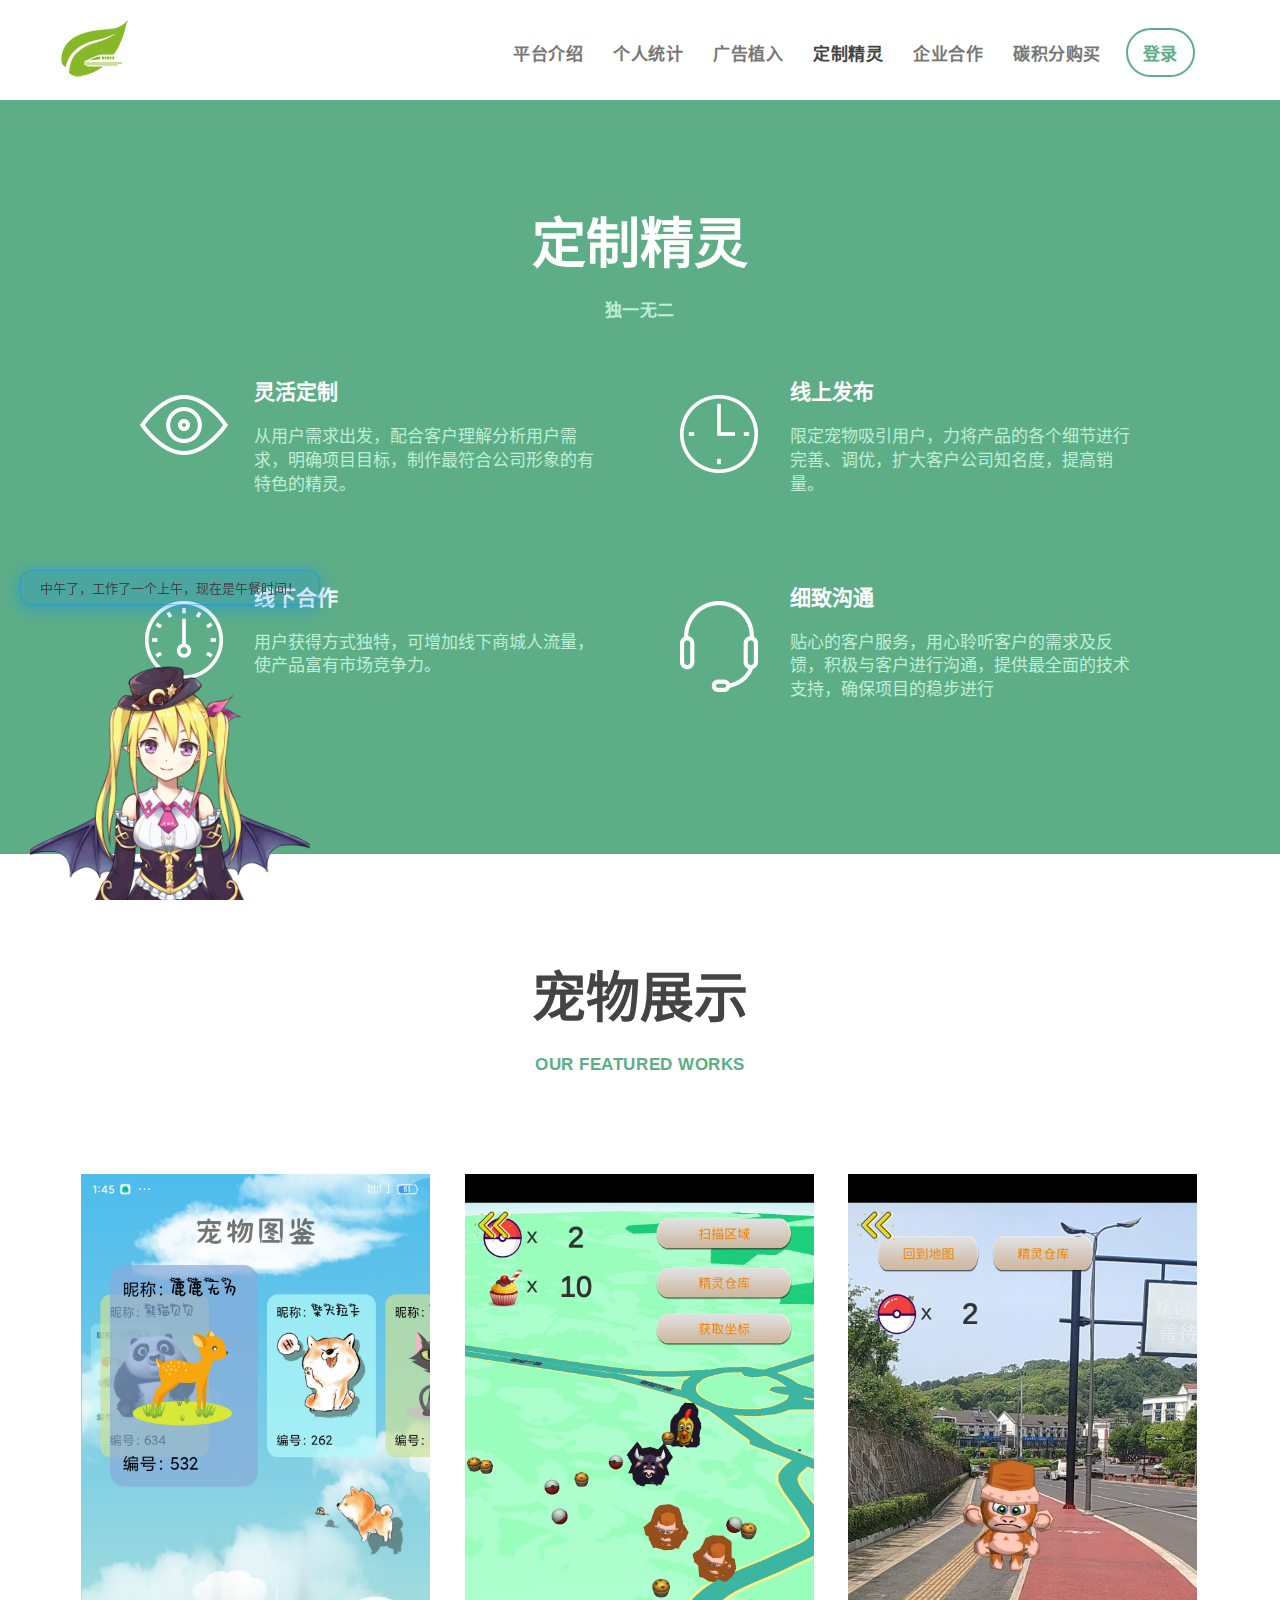
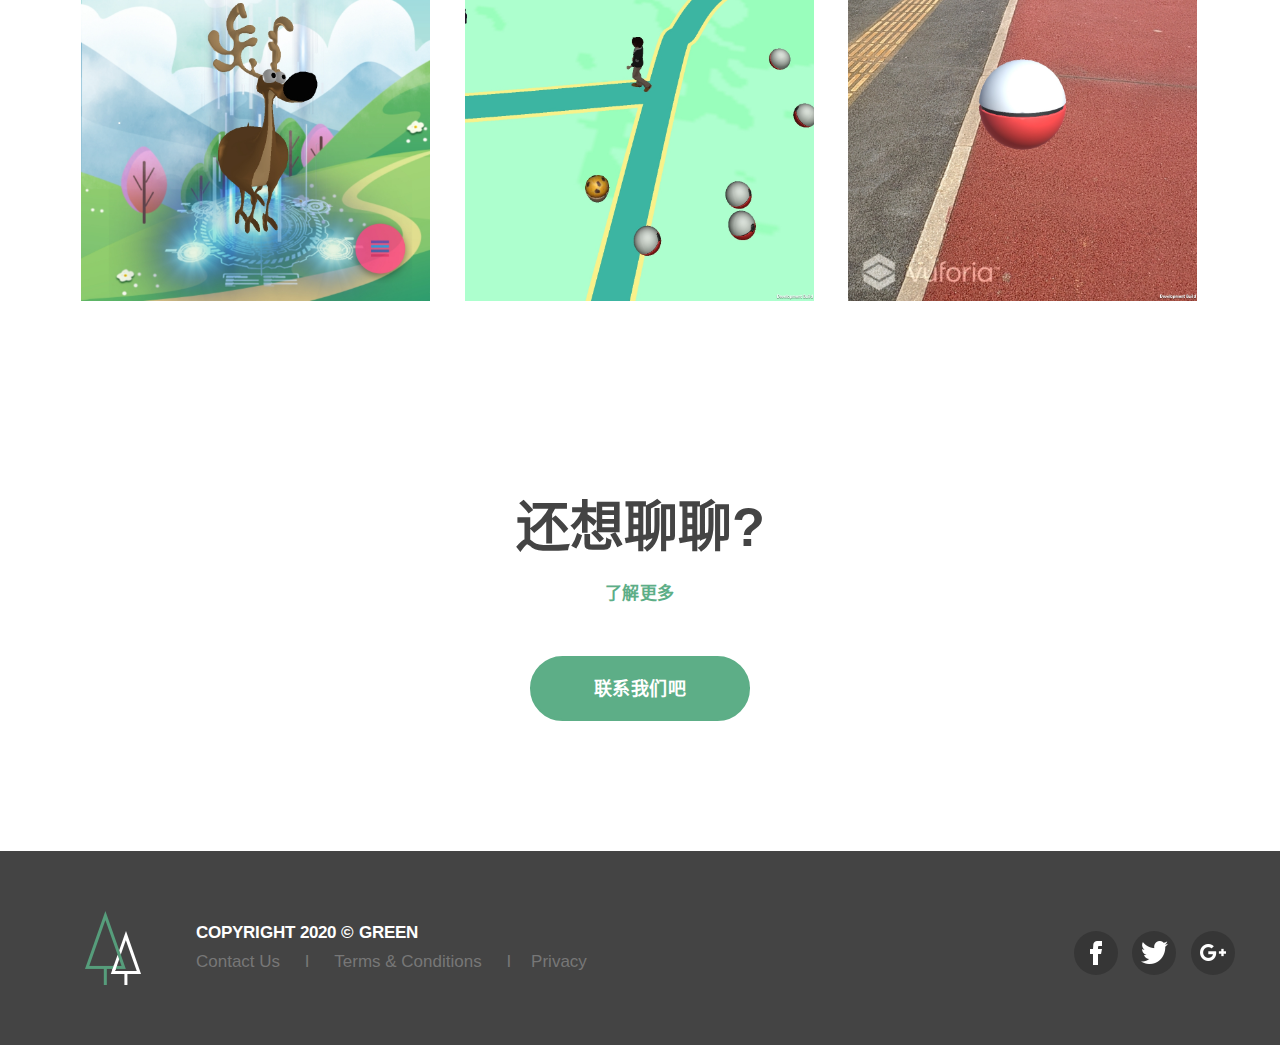
<file: pet.html>
<!doctype html>
<html lang="zh-CN">
<head>
	<meta charset="UTF-8">
	<title>绿里行迹_定制精灵</title>
	<meta name="viewport" content="width=device-width, initial-scale=1">
	<link rel="stylesheet" href="css/normalize.css">
	<link rel="stylesheet" href="css/style.css">
	<link rel="stylesheet" href="css/featherlight.min.css">
	<link rel="stylesheet" href="css/featherlight.gallery.css">
    <link href="images/favicon.png" rel="icon">
	<link href='https://fonts.googleapis.com/css?family=Arimo:400,700' rel='stylesheet' type='text/css'>
	<link rel="stylesheet" href="live2d/css/live2d.css" />
	
	<script type="text/javascript" src="js/jquery.js"></script>
	<script type="text/javascript" src="js/featherlight.min.js"></script>
	<script type="text/javascript" src="js/featherlight.gallery.js"></script>

</head>
<body>
	<header id="top">
		<div class="wrapper">
			<h1 class="logo"><a href="index.html">GRREN</a></h1>
			<nav>
				<ul id="navigation">
					<li><a href="index.html">平台介绍</a></li>
					<li><a href="home.html">个人统计</a></li>
					<li><a href="adapplication.html">广告植入</a></li>
					<li><a href="pet.html" class="active">定制精灵</a></li>
					<li><a href="contact.html">企业合作</a></li>
					<li><a href="buy.html">碳积分购买</a></li>
					<li><a class="nav-cta" href="login.html">登录</a></li>
				</ul>
			</nav>
		</div>
	</header>

	<section class="features-section">
		<div class="wrapper">
			<h3>定制精灵</h3>
			<p class="subtitle">独一无二</p>
			<ul class="feature-squares">
				<li>
					<div class="image">
						<img src="images/icon-eye.png" alt="feature icon">
					</div>
					<div class="text">
						<h5>灵活定制</h5>
						<p>从用户需求出发，配合客户理解分析用户需求，明确项目目标，制作最符合公司形象的有特色的精灵。</p>
					</div>
				</li>
				<li>
					<div class="image">
						<img src="images/icon-clock.png" alt="feature icon">
					</div>
					<div class="text">
						<h5>线上发布</h5>
						<p>限定宠物吸引用户，力将产品的各个细节进行完善、调优，扩大客户公司知名度，提高销量。</p>
					</div>
				</li>
				<li>
					<div class="image">
						<img src="images/icon-dashboard.png" alt="feature icon">
					</div>
					<div class="text">
						<h5>线下合作</h5>
						<p>用户获得方式独特，可增加线下商城人流量，使产品富有市场竞争力。</p>
					</div>
				</li>
				<li>
					<div class="image">
						<img src="images/icon-headset.png" alt="feature icon">
					</div>
					<div class="text">
						<h5>细致沟通</h5>
						<p>贴心的客户服务，用心聆听客户的需求及反馈，积极与客户进行沟通，提供最全面的技术支持，确保项目的稳步进行</p>
					</div>
				</li>
				<div class="clear"></div>
			</ul>
		</div>
	</section>


	<section class="portfolio-section"><a name="portfolio"></a>
		<h3>宠物展示</h3>
		<p class="subtitle">Our featured works</p>

		<ul class="portfolio-list">
			<li class="item">
				<a href="images/宠物图鉴.jpg" class="photo-overlay gallery">
					<img src="images/宠物图鉴.jpg" alt="" />
				</a>
			</li>
			<li class="item">
				<a href="images/捕捉宠物.jpg" class="photo-overlay gallery">
					<img src="images/捕捉宠物.jpg" alt="" />
				</a>
			</li>
			<li class="item">
				<a href="images/ar捕捉宠物.jpg" class="photo-overlay gallery">
					<img src="images/ar捕捉宠物.jpg" alt="" />
				</a>
			</li>
			<div class="clear"></div>
		</ul>
	</section>



	<section class="text-section contact">
		<div class="text align-center">
			<h3>还想聊聊?</h3>
			<p class="subtitle">了解更多</p>
			<p><a href="contact.html" class="button-1">联系我们吧</a></p>
		</div>
	</section>

	<div id="landlord">
		<div class="message" style="opacity:0"></div>
		<canvas id="live2d" width="280" height="250" class="live2d"></canvas>
		<div class="hide-button">隐藏</div>
	</div>


	<footer>
		<div class="wrapper">
			<a class="logo" href="#">Chase</a>
			<div class="footer-left">
				<p class="copyright">Copyright 2020 &copy; GREEN</p>
				<p class="footer-links"><a href="#">Contact Us</a> I <a href="#">Terms &amp; Conditions</a> I<a href="#">Privacy</a></p>
			</div>
			<div class="footer-right">
				<a href="#" class="social facebook">Facebook</a>
				<a href="#" class="social twitter">Facebook</a>
				<a href="#" class="social google">Facebook</a>
			</div>
			<div class="clear"></div>
		</div>
	</footer>
	<script type="text/javascript">
		var message_Path = 'live2d/'
		var home_Path = 'http://localhost:63342//'  //此处修改为你的域名，必须带斜杠
	</script>
	<script type="text/javascript" src="live2d/js/live2d.js"></script>
	<script type="text/javascript" src="live2d/js/message.js"></script>
	<script type="text/javascript">
		loadlive2d("live2d", "live2d/model/tia/model.json");
		$(document).ready(function(){
			$('.gallery').featherlightGallery();
		});
	</script>

</body>
</html>
</file>
<file: css/style.css>
/*Basics*/

* {
	-webkit-box-sizing: border-box;
	-moz-box-sizing: border-box;
	box-sizing: border-box; 
}

html, html a {
	-webkit-font-smoothing: antialiased;
	-moz-osx-font-smoothing: grayscale;
	text-shadow: 1px 1px 1px rgba(0, 0, 0, 0.004); }

html, body {
	min-height: 100%; 
}

body {
	font-size: 17px;
	color: #444;
	font-family: "Helvetica Neue", Helvetica, Arial, sans-serif;
	background: #fff; 
}

h1, h2, h3, h4, h5, h6 {
	font-family: 'Arimo', sans-serif;
	text-transform: uppercase;
	font-weight: 700;
	color: #444;
	margin: 0;
	padding: 0; 
}

h2 { font-size: 60px;}
h3 { font-size: 54px;}
h4 { font-size: 32px;}
h5 { font-size: 21px;}
h6 { font-size: 18px;}

p {
	line-height: 1.4;
	margin: 20px 0;
}

p.subtitle {
	font-family: 'Arimo', sans-serif;
	text-transform: uppercase;
	font-weight: 700;
	letter-spacing: 0.03em;
	color: #777;
	text-align: center;
}

img, embed, object, video {
	max-width: 100%; }


ul, li {
	list-style: none;
	margin: 0;
	padding: 0; 
}

a {
	text-decoration: none; 
	color: #5dae87;
}

a:hover {
	text-decoration: none; 
	color: #42966e;
}

::selection {
	background: #444;
	color: #fff;
}

.clear {
	clear: both;
}
	
.wrapper {
	max-width: 1190px;
	margin: 0 auto;
	position: relative; 
}
.tlinks{text-indent:-9999px;height:0;line-height:0;font-size:0;overflow:hidden;}
input {
	border: 2px solid #444;
	background: #fff;
	font-size: 17px;
	color: #444;
	padding: 16px;
	border-radius: 999px;
	width: 280px;
	font-family: 'Arimo', sans-serif;
	font-weight: 700;
}

.buttons {
	width: auto;
	margin: 0 auto;
	text-align: center;
}

a.button-1, a.button-2, button {
	color: #fff;
	background: #5dae87;
	border: 2px solid #5dae87;
	border-radius: 999px;
	margin-top: -2px;
	margin-left: 10px;
	font-family: 'Arimo', sans-serif;
	text-transform: uppercase;
	font-weight: 700;
	font-size: 18px;
	letter-spacing: 0.03em;
	display: inline-block;
	width: 220px;
	margin: 10px;
	text-align: center;
	padding: 18px 0;
	transition: all 0.2s ease-in-out;
}

a.button-1:hover {
	border-color: #42966e;
	background: #42966e;
	transition: all 0.3s ease-in-out;
	box-shadow: 0 4px 17px rgba(93,174,135, 0.35);
	transform: translateY(-2px);
}

a.button-2 {
	border-color: #444;
	background: none;
	color: #444;
}

a.button-2:hover {
	background: #444;
	color: #fff;
	transition: all 0.3s ease-in-out;
	box-shadow: 0 4px 17px rgba(119, 131, 143, 0.35);
	transform: translateY(-2px);
}

@media only screen and (max-width: 640px) {
	a.button-1, a.button-2 {
		font-size: 16px;
		margin: 5px;
	}
}

.red{
	color: red;
}
/*Header*/

header#top {
	background: #fff;
	height: 100px;
}

h1.logo a {
	display: inline-block;
	float: left;
	color: #444;
	line-height: 2.25;
	text-indent: -4999px;
	background: url(../images/favicon80.png) no-repeat;
	margin: 10px 0 0 10px;
	width: 100px;
	height:100px;
}

header#top nav {
	display: inline-block;
	float: right;
	width: auto;
	margin-top: 30px;
	margin-right: 40px;
}

header#top nav ul li {
	display: inline-block;
	float: left;
}

header#top nav ul li a {
	display: inline-block;
	background: none;
	padding:  10px 15px;
	color: #777;
	font-weight: 700;
	text-transform: uppercase;
	letter-spacing: 0.03em;
}

header#top nav ul li a:hover {
	color: #444;
}

header#top nav ul li a.active {
	color: #444;
}

header#top nav ul li a.nav-cta {
	color: #5dae87;
	border: 2px solid #5dae87;
	border-radius: 999px;
	margin-top: -2px;
	margin-left: 10px;
}
header#top nav ul li a.nav-cta:hover{
	color: #fff;
	background: #5dae87;
	border: 2px solid #5dae87;
	border-radius: 999px;
	margin-top: -2px;
	margin-left: 10px;
}

@media only screen and (max-width: 1024px) {
	header#top {
		height: auto;
		padding-top: 20px;
		padding-bottom: 20px;
	}
	h1.logo {
	}
	header#top nav {
		float: none;
		text-align: center;
		width: 100%;
		margin: 20px auto 0 auto;
	}
	header#top nav ul li {
		float: none;
		font-size: 15px;
	}
	h1.logo a {
		display: block;
		float: none;
		margin: 0 auto;
		text-align: center;
	}
}

/*Banner*/

#banner {
	height: 840px;
	background: #f1f6f4 url(../images/header-image.jpg) no-repeat center;
	position: relative;
	padding: 1px 0 0 0;
}

#banner h2 {
	margin: 220px auto 0;
	padding: 0 5%;
	opacity: 0.9;
	color: #333;
	font-size: 80px;
	text-align: center;
	text-transform: uppercase;
	font-weight: 700;
	letter-spacing: 0.03em;
}

#banner p.subtitle {
	font-size: 20px;
	margin: 10px 0 50px 0;
}

@media only screen and (max-width: 1024px) {
	#banner h2 {
		font-size: 400%;
		margin-top: 100px;
		padding: 0;
		width: 100%;
	}
}

@media only screen and (max-width: 480px) {
	#banner h2 {
		font-size: 64px;
		margin-top: 64px;
	}
	#banner p.subtitle {
	 font-size: 16px;
	}
}

@media only screen and (max-width: 1024px) {
	#banner {
		height: 420px;
	}
}

@media only screen and (max-width: 480px) {
	#banner {
		height: 400px;
	}
}

/*Video Section*/

.video-section {
	text-align: center;
	padding: 100px 0;
	background: #fff;
}

.video-section p.subtitle {
	color: #5dae87;
	font-size: 17px;
}

.video-section video {
	margin-top: 80px;
}

.video-section .button-1, .video-section .button-2 {
	display: block;
	margin: 60px auto 0 auto;
}

/*Services Section*/

.services-section {
	text-align: center;
	padding: 100px 0;
	background: #f9f9f9;
}

.services-section p.subtitle {
	color: #5dae87;
	font-size: 17px;
}

ul.services-list {
	width: 90%;
	margin: 100px auto 60px;
}

ul.services-list li {
	display: inline-block;
	float: left;
	width: 30.66%;
	background: #fff;
	padding: 60px 0;
	margin: 0 2%;
}

ul.services-list li:hover {
	box-shadow: 0px 0px 40px rgba(0,0,0,.1);
}

ul.services-list li .image-container {
	width: 100px;
	height: 100px;
	margin: 0 auto 40px auto;
	background: #f9f9f9;
	border-radius: 999px;
	position: relative;
}

ul.services-list li .image-container img {
	position: absolute;
	top: 28px;
	left: 28px;
}

ul.services-list li p {
	width: 80%;
	margin: 20px auto 40px auto;
}

ul.services-list li a {
	font-family: 'Arimo', sans-serif;
	text-transform: uppercase;
	font-weight: 700;
	color: #5dae87;
}

ul.services-list li a:hover {
	color: #42966e;
}

ul.services-list li:first-of-type {
	margin-left: 0;
}

ul.services-list li:last-of-type {
	margin-right: 0;
}

@media only screen and (max-width: 960px) {
	ul.services-list li {
		display: block;
		width: 100%;
		margin: 20px 0!important;
	}
}


/*Text Section*/

.text-section {
	text-align: left;
	padding: 100px 0;
	background: #fff;
}

.text-section p.subtitle {
	text-align: left;
	color: #5dae87;
	font-size: 17px;
	margin-bottom: 40px;
}

.text-section .image {
	text-align: center;
}

.text-section .image.align-left {
	float: left;
	width: 50%;
	padding: 0 20px;
}

.text-section .text.align-left {
	float: left;
	width: 50%;
	padding: 0 10% 0 40px;
}

.text-section .image.align-right {
	float: right;
	width: 50%;
	padding: 0 20px;
}

.text-section .text.align-right{
	float: right;
	width: 50%;
	padding: 0 40px 0 10%;
}

.text-section .image.align-center {
	
}

.text-section .text.align-center {
	text-align: center;
	width: 70%;
	margin: 0 auto;
}

.text-section .text.align-center p.subtitle {
	text-align: center;
}

.text-section ul.list-checkmarks {
	margin-top: 40px;
}

.contact{
	padding: 0 0 100px 0 ;
}

ul.list-checkmarks li {
	text-align: left;
	list-style-image: none;
	background: url(../images/checkmark.png) top left no-repeat;
	background-position: 0 2px;
	margin: 10px 0;
	padding: 0 10px 10px 40px;
	transition: all 0.8s;
}

ul.list-checkmarks li:hover{
	transform-origin: 0 0;
	transform: scale(1.3) translate(5%,-5%);

}

@media only screen and (max-width: 720px) {
	.text-section .text {
		float: none!important;
		text-align: center;
	}
	.text-section .text.align-right, 
	.text-section .text.align-left,
	.text-section .image.align-right,
	.text-section .image.align-left {
		width: 100%;
	}
	.text-section .image {
		float: none!important;
		width: 80%!important;
		padding: 0 20px;
		margin: 0 auto 60px auto;
	}
	.text-section .text p.subtitle {
		text-align: center;
	}
}

.grey {
	background: #f9f9f9;
}
/*Features Section*/

.features-section {
	background: #5dae87;
	padding: 100px 0;
	color: #fff;
}

.features-section h3{
	color: #fff;
	text-align: center;
 }

.features-section h5 {
	color: #fff;
}

.features-section p {
	color: #bfeed7;
}

.features-section ul.feature-squares {
	width: 90%;
	margin: 0 auto;
}

.features-section ul.feature-squares li {
	width: 50%;
	padding: 3%;
	float: left;
}

.features-section ul.feature-squares li .image {
	float: left;
	width: 20%;
	margin-right: 5%;
	margin-top: 20px;
	text-align: center;
}

.features-section ul.feature-squares li .text {
	float: left;
	width: 75%;
}

@media only screen and (max-width: 960px) {
	.features-section ul.feature-squares li {
		display: block;
		width: 100%;
		margin: 20px 0!important;
	}
}


/*Team Section*/

.team-section {
	text-align: center;
	padding: 100px 0;
	background: #f9f9f9;
}

.team-section p.subtitle {
	color: #5dae87;
	font-size: 17px;
}

ul.team-list {
	width: 90%;
	margin: 200px auto 60px;
}

ul.team-list li {
	display: inline-block;
	float: left;
	width: 30.66%;
	background: #fff;
	padding: 60px 0;
	margin: 0 2%;
}

ul.team-list li:hover {
	box-shadow: 0px 0px 40px rgba(0,0,0,.1);
}

ul.team-list li .image-container {
	width: 100%;
	margin: -170px auto 40px auto;
}

ul.team-list li .image-container img {
	width: 220px;
	height: 220px;
	background: #222;
	border-radius: 999px;
}

ul.team-list li p {
	width: 80%;
	margin: 20px auto 40px auto;
}

ul.social-links {
	width: 164px;
	margin: 0 auto;
	text-align: center;
}

ul.social-links li {
	float: left;
	display: inline-block;
	margin: 0 5px;
	padding: 0;
	width: 48px;
	height: 48px;
}

ul.social-links li a {
	background: #e4e4e4 center no-repeat;
	display: block;
	width: 48px;
	height: 48px;
	text-indent: -4999px;
	border-radius: 999px;
}

ul.social-links li a:hover {
	background-color: #5dae87;
}

ul.social-links li a.facebook {
	background-image: url(../images/social-facebook.png);
}
ul.social-links li a.twitter {
	background-image: url(../images/social-twitter.png);
}
ul.social-links li a.google {
	background-image: url(../images/social-google.png);
}

ul.social-links li:hover {
	box-shadow: none;
}

ul.team-list li a:hover {
	color: #42966e;
}

ul.team-list li:first-of-type {
	margin-left: 0;
}

ul.team-list li:last-of-type {
	margin-right: 0;
}

@media only screen and (max-width: 960px) {
	ul.team-list li {
		display: block;
		width: 100%;
		margin: 80px 0!important;
	}
	ul.team-list li:first-of-type {
		margin-top: 0!important;
	}
	ul.social-links li {
		float: left;
		display: inline-block;
		width: 48px;
		margin: 0 3px!important;
	}
}

/*Portfolio Section*/

.portfolio-section {
	text-align: center;
	padding: 100px 0;
	background: #fff;
}

.portfolio-section p.subtitle {
	color: #5dae87;
	font-size: 17px;
}

ul.portfolio-list {
	width: 90%;
	max-width: 1190px;
	margin: 80px auto 60px;
}

ul.portfolio-list li {
	display: inline-block;
	float: left;
	width: 30.3%;
	background: #fff;
	padding: 0;
	margin: 1.5%;
}

ul.portfolio-list li a:hover {
	opacity: .5;
}
@media only screen and (max-width: 960px) {
	ul.portfolio-list li {
		display: block;
		width: 47%;
		margin: 1.5%;
	}
}

@media only screen and (max-width: 720px) {
	ul.portfolio-list li {
		display: block;
		width: 100%;
		margin: 3% 0;
	}
}

/*Email List Section*/

.email-list-section {
	background: #5dae87;
	padding: 50px 0;
	color: #fff;
}
	
.email-list-section h3 {
	color: #fff;
	text-align: center;
}

.email-list-section p.subtitle {
	color: #bfeed7;
	font-size: 17px;
}

.email-list-section form {
	width: auto;
	text-align: center;
	margin: 40px auto 0 auto;
}

.email-list-section input[type=text] {
	background: #5dae87;
	color: #fff;
	color: rgba(255, 255, 255, .75);
	border: 2px solid #eee;
	margin: 10px 5px;
}

.email-list-section input[type=text]:focus {
	outline: none;
	color: #fff;
}

.email-list-section button {
	background: #fff;
	color: #5dae87;
	margin: 10px 5px;
}


/*List Section*/

.list-section {
	background: #fff;
	padding: 50px 0;
	color: #000;
}

.list-section h3 {
	color: #5dae87;
	text-align: center;
}

.list-section p.subtitle {
	color: #bfeed7;
	font-size: 17px;
}

.list-section p{
	font-family: 'Arimo', sans-serif;
	font-size: 17px;
	font-weight: 700;
}

.list-section .list {
	width: auto;
	margin: 40px 20% 0 20%;
	padding: 0 10%;
}

.list-section textarea {
	border: 2px solid #444;
	background: #fff;
	font-size: 17px;
	color: #444;
	padding: 16px;
	border-radius: 30px;
	width: 500px;
	height: 300px;
	font-family: 'Arimo', sans-serif;
	font-weight: 700;
}

.list-section input ,.list-section textarea{
	background: #fff;
	color: rgba(0,0,0, .75);
	border: 2px solid rgba(93,174,135, .75);
	margin: 10px 15px;
	transition: all 0.2s ease-in-out;
}

.list-section input:hover,
.list-section input:focus,
.list-section textarea:hover,
.list-section textarea:focus {
	outline: none;
	color: #000;
	border: 2px solid #5dae87;
	transition: all 0.3s ease-in-out;
	box-shadow: 0 4px 17px rgba(93,174,135, 0.35);
	transform: translateY(-2px);
}

/*Pricing Section*/

.pricing-section {
	text-align: center;
	padding: 50px 0;
	background: #f9f9f9;
}

.pricing-section p.subtitle {
	color: #5dae87;
	font-size: 17px;
}

ul.pricing-table {
	width: 90%;
	margin: 100px auto 60px;
}

ul.pricing-table li {
	display: inline-block;
	float: left;
	width: 30.66%;
	background: #fff;
	padding: 60px 0;
	margin: 0 2%;
}

ul.pricing-table li:hover {
	box-shadow: 0px 0px 40px rgba(0,0,0,.1);
}

.price-container {
	font-family: 'Arimo', sans-serif;
	text-transform: uppercase;
	font-weight: 700;
	position: relative;
	width: 200px;
	margin: 0 auto;
}

.price-container .currency-symbol {
	font-size: 21px;
	position: absolute;
	top: 15px;
	left: 40px;
}

.price-container .price {
	font-size: 86px;
}

.price-container .terms {
	font-size: 21px;
}

ul.pricing-table li p {
	width: 80%;
	margin: 20px auto 40px auto;
}

ul.pricing-table li a {
	font-family: 'Arimo', sans-serif;
	text-transform: uppercase;
	font-weight: 700;
	color: #5dae87;
}

ul.pricing-table li a:hover {
	color: #42966e;
}

ul.pricing-table li:first-of-type {
	margin-left: 0;
}

ul.pricing-table li:last-of-type {
	margin-right: 0;
}

ul.pricing-table ul.features {
	margin: 30px 0 30px 0;
}

ul.pricing-table .button-1 {
	color: #fff;
	border-color: #5dae87;
}

ul.pricing-table .button-2 {
	color: #777;
	border-color: #777;
}

ul.pricing-table .button-1:hover {
	color: #fff;
	background-color: #42966e;
	border-color: #42966e;
}

ul.pricing-table .button-2:hover {
	background-color: #777;
	color: #fff;
}

ul.pricing-table ul.features li {
	display: block;
	width: 100%;
	margin: 0px 0;
	padding: 10px;
	font-family: 'Arimo', sans-serif;
	text-transform: uppercase;
	font-weight: 700;
	color: #bbb;
}

ul.pricing-table ul.features li:hover {
	box-shadow: none;
}

@media only screen and (max-width: 960px) {
	ul.pricing-table li {
		display: block;
		width: 100%;
		margin: 20px 0!important;
	}
}

/*Footer*/

footer {
	background: #444;
	margin-top: 0px;
	color: #fff;
	text-align: center;
	padding: 60px 0;
}

footer a.logo {
	display: block;
	float: left;
	color: #fff;
	text-indent: -4999px;
	background: url(../images/logo-footer.png) no-repeat;
	margin: 0 0 0 40px;
	padding: 0 0 40px 0;
	width: 56px;
	height: 74px;
}

footer .footer-left {
	float: left;
	text-align: left;
	margin-top: 5px;
	margin-left: 50px;
}

footer .footer-right {
	float: right;
	margin-top: 20px;
	text-align: right;
}

footer p {
	font-size: 17px;
	margin: 5px;
}

footer p.copyright {
	font-family: 'Arimo', sans-serif;
	text-transform: uppercase;
	font-weight: 700;
}

footer .footer-links {
	color: #777;
}

footer .footer-links a {
	color: #777;
	margin: 0 20px;
}

footer .footer-links a:hover {
	color: #5dae87;
}

footer .footer-links a:first-of-type {
	margin: 0 20px 0 0;
}

footer .footer-right a.social {
	display: inline-block;
	width: 44px;
	height: 44px;
	background: no-repeat center;
	text-indent: -4999px;
	overflow: hidden;
	text-align: left;
	background-color: #363636;
	border-radius: 999px;
	margin-left: 10px;
}

footer .footer-right a.social:hover {
	background-color: #5dae87;
}

footer a.social.facebook {
	background-image: url(../images/social-facebook.png);
}
footer a.social.twitter {
	background-image: url(../images/social-twitter.png);
}
footer a.social.google {
	background-image: url(../images/social-google.png);
}

@media only screen and (max-width: 960px) {
	footer {
		padding: 30px 0;
	}
	footer .footer-left, footer .footer-right, footer a.logo {
		float: none;
		text-align: center;
		margin: 0 auto;
	}
	footer .footer-left {
		margin-bottom: 20px;
	}
	footer a.logo {
		 margin: 10px auto 40px auto;
	}
	footer .footer-links a {
		margin: 0 5px!important;
		font-size: 14px;
	}
}


.contactbg{
	background-image: url(../images/flowerpot.jpg);
}

.hang{
	width: 130%;
	margin-left: -30%;
	margin-bottom: 70px;
}

.canvas{
	padding-top: 0;
}
.canvas-text{
	position: absolute;
	font-family: "Helvetica Neue", Helvetica, Arial, sans-serif;
	top:5500px;
	margin: 0 auto;
	left: 0;
	right: 0;
}
.intro-container {
	transform: translateY(100px);
}
.intro-container h3,.intro-container p.subtitle{
	color: #f9f9f9;
}
.intro-container a.button-2{
	border-color:#f9f9f9;
	background-color: #f9f9f9;
}
.intro-container a.button-2:hover {
	border-color:#444;
	background-color: #444;
	color: #fff;
}
.sky-container {
	opacity: 0;
	transform: translate(200px,-350px);
	color: #f9f9f9;
	text-align: right;
	padding-right: 200px;
}
.sky-container__left{

}


.x-mark {
	cursor: pointer;
	transform: translateY(-50px);
	opacity: 0;
}
.x-mark:hover .right {
	transform: rotate(-45deg) scaleY(1.2);
}
.x-mark:hover .left {
	transform: rotate(45deg) scaleY(1.2);
}
.x-mark .container {
	position: relative;
	width: 20px;
	height: 20px;
}
.x-mark .left, .x-mark .right {
	width: 3px;
	height: 20px;
	background: white;
	position: absolute;
	border-radius: 5px;
	transition: .15s ease-out;
	margin: 0 auto;
	left: 0;
	right: 0;
}
.x-mark .right {
	transform: rotate(-45deg);
}
.x-mark .left {
	transform: rotate(45deg);
}


.flow-wave {
	padding: 5px 0;
}
.flow-wave:hover,
.flow-wave:focus {
	background: radial-gradient(circle at 10px -7px, transparent 8px, currentColor 8px, currentColor 9px, transparent 9px) repeat-x,
	radial-gradient(circle at 10px 27px, transparent 8px, currentColor 8px, currentColor 9px, transparent 9px) repeat-x;
	background-size: 20px 20px;
	background-position: -10px calc(100% + 16px), 0 calc(100% - 4px);
	animation: waveFlow 1s infinite linear;
}
@keyframes waveFlow {
	from { background-position-x: -10px, 0; }
	to { background-position-x: -30px, -20px; }
}
</file>
<file: css/login.css>
body {
	font-family: 'Montserrat', sans-serif;
	text-rendering : optimizeLegibility;
	-webkit-font-smoothing : antialiased;
}


#login-bg.container-fluid {
	padding: 0;
	height: 100%;
	position: absolute;
}

/* Background image an color divs*/

.bg-img , .bg-color {
	min-width: 50%;
	vertical-align: top;
	padding: 0;
	margin-left: 0;
	height: 100%;
	background-color: #CAF0D3;
	display: inline-block;
	overflow: hidden;
}

.bg-color {
	margin-left: -5px;
}

.bg-img {
	background-image: url(../images/bg-image.jpeg);
	background-size: cover;
}

#login{
	padding-top: 10%;
	text-align: center;
	text-transform: uppercase;
}


.login {
	width: 100%;
	height: 500px;
	background-color: #fff;
	padding: 15px;
	padding-top: 30px;
}

.login h1 {
	margin-top: 30px;
	font-weight: bold;
	font-size: 60px;
	letter-spacing: 3px;
}

.login form {
	max-width: 420px;
	margin: 30px auto;
}

.login .btn {
	border-radius: 50px;
	text-transform: uppercase;
	font-weight: bold;
	letter-spacing: 2px;
	font-size: 20px;
	padding: 14px;
	background-color: #5dae87;
}

.form-group input {
	font-size: 20px;
	font-weight: lighter;
	border: none;
	background-color: #F0F0F0;
	color: #465347!important;
	padding: 26px 30px;
	border-radius: 50px;
	transition : 0.2s;
}




/* Form check styles*/

.form-check {
	padding: 0;
	text-align: left;
}

.form-check label {
	vertical-align: top;
	padding-top: 5px;
	padding-left: 5px;
	font-size: 15px;
	color: #606060;
	font-size: 14px;
}

.forgot-password {
	text-align: right;
	float: right;
	font-weight: bold;
}

.forgot-password a {
	color: #5dae87;
	opacity: 0.6;
}

.forgot-password a:hover {
	opacity: 1;
}


/* Switch styles */

.switch {
  position: relative;
  display: inline-block;
  width: 60px;
  height: 30px;
}

/* Hide default HTML checkbox */
.switch input {display:none;}

/* The slider */
.slider {
  position: absolute;
  cursor: pointer;
  top: 0;
  left: 0;
  right: 0;
  bottom: 0;
  background-color: #F0F0F0;
  -webkit-transition: .4s;
  transition: .4s;
  border-radius: 30px;
}

.slider:before {
  position: absolute;
  content: "";
  height: 22px;
  width: 22px;
  left: 4px;
  bottom: 4px;
  background-color: white;
  -webkit-transition: .4s;
  transition: .4s;
  border-radius: 50%;
}

input:checked + .slider {
  background-color: #5dae87;
}

input:focus + .slider {
  box-shadow: 0 0 1px #5dae87;
}

input:checked + .slider:before {
  -webkit-transform: translateX(30px);
  -ms-transform: translateX(30px);
  transform: translateX(30px);
}



/* Media queries */

@media(max-width: 500px) {
	.bg-img , .bg-color {
	min-width: 100%;
	height: 50%;
	margin: 0;
	}

	.forgot-password {
	text-align: right;
	float: left;
	padding: 20px 0;
	}


	#login {
		padding-top: 50px;
	}

}
</file>
<file: live2d/css/live2d.css>
#landlord {
    user-select: none;
    position: fixed;
    left: 30px;
    bottom: 0;
    width: 280px;
    height: 250px;
    z-index: 10000;
    font-size: 0;
    transition: all .3s ease-in-out;
}

#live2d {
    position: relative;
}

.message {
    opacity: 0;
    width: 300px;
    height: auto;
    margin: auto;
    padding: 7px;
    top: -80px;
    left: -10px;
    text-align: center;
    border: 1px solid rgba(0,137,255,.4);
    border-radius: 12px;
    background-color: rgba(0,137,255,.2);
    box-shadow: 0 3px 15px 2px rgba(0,137,255,.4);
    font-size: 13px;
    font-weight: 400;
    text-overflow: ellipsis;
    text-transform: uppercase;
    overflow: hidden;
    position: absolute;
    animation-delay: 5s;
    animation-duration: 50s;
    animation-iteration-count: infinite;
    animation-name: shake;
    animation-timing-function: ease-in-out;
}

.hide-button {
    position: absolute;
    top: 10px;
    right: 0;
    /* bottom: 30px; */
    display: none;
    overflow: hidden;
    /* padding: 4px; */
    width: 60px;
    height: 20px;
    border: 1px solid rgba(0,137,255,.4);
    border-radius: 12px;
    background: rgba(0,137,255,.2);
    box-shadow: 0 3px 15px 2px rgba(0,137,255,.4);
    text-align: center;
    font-size: 12px;
    cursor: pointer;
}

.hide-button:hover {
    border: 1px solid #53a7b9;
    background: #f4f6f8;
}

@media (max-width: 860px) {
    #landlord {
        display: none;
    }
}

@keyframes shake {
    2% {
        transform: translate(0.5px, -1.5px) rotate(-0.5deg);
    }

    4% {
        transform: translate(0.5px, 1.5px) rotate(1.5deg);
    }

    6% {
        transform: translate(1.5px, 1.5px) rotate(1.5deg);
    }

    8% {
        transform: translate(2.5px, 1.5px) rotate(0.5deg);
    }

    10% {
        transform: translate(0.5px, 2.5px) rotate(0.5deg);
    }

    12% {
        transform: translate(1.5px, 1.5px) rotate(0.5deg);
    }

    14% {
        transform: translate(0.5px, 0.5px) rotate(0.5deg);
    }

    16% {
        transform: translate(-1.5px, -0.5px) rotate(1.5deg);
    }

    18% {
        transform: translate(0.5px, 0.5px) rotate(1.5deg);
    }

    20% {
        transform: translate(2.5px, 2.5px) rotate(1.5deg);
    }

    22% {
        transform: translate(0.5px, -1.5px) rotate(1.5deg);
    }

    24% {
        transform: translate(-1.5px, 1.5px) rotate(-0.5deg);
    }

    26% {
        transform: translate(1.5px, 0.5px) rotate(1.5deg);
    }

    28% {
        transform: translate(-0.5px, -0.5px) rotate(-0.5deg);
    }

    30% {
        transform: translate(1.5px, -0.5px) rotate(-0.5deg);
    }

    32% {
        transform: translate(2.5px, -1.5px) rotate(1.5deg);
    }

    34% {
        transform: translate(2.5px, 2.5px) rotate(-0.5deg);
    }

    36% {
        transform: translate(0.5px, -1.5px) rotate(0.5deg);
    }

    38% {
        transform: translate(2.5px, -0.5px) rotate(-0.5deg);
    }

    40% {
        transform: translate(-0.5px, 2.5px) rotate(0.5deg);
    }

    42% {
        transform: translate(-1.5px, 2.5px) rotate(0.5deg);
    }

    44% {
        transform: translate(-1.5px, 1.5px) rotate(0.5deg);
    }

    46% {
        transform: translate(1.5px, -0.5px) rotate(-0.5deg);
    }

    48% {
        transform: translate(2.5px, -0.5px) rotate(0.5deg);
    }

    50% {
        transform: translate(-1.5px, 1.5px) rotate(0.5deg);
    }

    52% {
        transform: translate(-0.5px, 1.5px) rotate(0.5deg);
    }

    54% {
        transform: translate(-1.5px, 1.5px) rotate(0.5deg);
    }

    56% {
        transform: translate(0.5px, 2.5px) rotate(1.5deg);
    }

    58% {
        transform: translate(2.5px, 2.5px) rotate(0.5deg);
    }

    60% {
        transform: translate(2.5px, -1.5px) rotate(1.5deg);
    }

    62% {
        transform: translate(-1.5px, 0.5px) rotate(1.5deg);
    }

    64% {
        transform: translate(-1.5px, 1.5px) rotate(1.5deg);
    }

    66% {
        transform: translate(0.5px, 2.5px) rotate(1.5deg);
    }

    68% {
        transform: translate(2.5px, -1.5px) rotate(1.5deg);
    }

    70% {
        transform: translate(2.5px, 2.5px) rotate(0.5deg);
    }

    72% {
        transform: translate(-0.5px, -1.5px) rotate(1.5deg);
    }

    74% {
        transform: translate(-1.5px, 2.5px) rotate(1.5deg);
    }

    76% {
        transform: translate(-1.5px, 2.5px) rotate(1.5deg);
    }

    78% {
        transform: translate(-1.5px, 2.5px) rotate(0.5deg);
    }

    80% {
        transform: translate(-1.5px, 0.5px) rotate(-0.5deg);
    }

    82% {
        transform: translate(-1.5px, 0.5px) rotate(-0.5deg);
    }

    84% {
        transform: translate(-0.5px, 0.5px) rotate(1.5deg);
    }

    86% {
        transform: translate(2.5px, 1.5px) rotate(0.5deg);
    }

    88% {
        transform: translate(-1.5px, 0.5px) rotate(1.5deg);
    }

    90% {
        transform: translate(-1.5px, -0.5px) rotate(-0.5deg);
    }

    92% {
        transform: translate(-1.5px, -1.5px) rotate(1.5deg);
    }

    94% {
        transform: translate(0.5px, 0.5px) rotate(-0.5deg);
    }

    96% {
        transform: translate(2.5px, -0.5px) rotate(-0.5deg);
    }

    98% {
        transform: translate(-1.5px, -1.5px) rotate(-0.5deg);
    }

    0%, 100% {
        transform: translate(0, 0) rotate(0);
    }
}
</file>
<file: css/featherlight.min.css>
/**
 * Featherlight - ultra slim jQuery lightbox
 * Version 1.5.0 - http://noelboss.github.io/featherlight/
 *
 * Copyright 2016, Noël Raoul Bossart (http://www.noelboss.com)
 * MIT Licensed.
**/
@media all{.featherlight{display:none;position:fixed;top:0;right:0;bottom:0;left:0;z-index:2147483647;text-align:center;white-space:nowrap;cursor:pointer;background:#333;background:rgba(0,0,0,0)}.featherlight:last-of-type{background:rgba(0,0,0,.8)}.featherlight:before{content:'';display:inline-block;height:100%;vertical-align:middle;margin-right:-.25em}.featherlight .featherlight-content{position:relative;text-align:left;vertical-align:middle;display:inline-block;overflow:auto;padding:25px 25px 0;border-bottom:25px solid transparent;margin-left:5%;margin-right:5%;max-height:95%;background:#fff;cursor:auto;white-space:normal}.featherlight .featherlight-inner{display:block}.featherlight .featherlight-close-icon{position:absolute;z-index:9999;top:0;right:0;line-height:25px;width:25px;cursor:pointer;text-align:center;font-family:Arial,sans-serif;background:#fff;background:rgba(255,255,255,.3);color:#000}.featherlight .featherlight-image{width:100%}.featherlight-iframe .featherlight-content{border-bottom:0;padding:0}.featherlight iframe{border:0}.featherlight *{-webkit-box-sizing:border-box;-moz-box-sizing:border-box;box-sizing:border-box}}@media only screen and (max-width:1024px){.featherlight .featherlight-content{margin-left:10px;margin-right:10px;max-height:98%;padding:10px 10px 0;border-bottom:10px solid transparent}}
</file>
<file: css/featherlight.gallery.css>
/**
 * Featherlight Gallery – an extension for the ultra slim jQuery lightbox
 * Version 1.7.13 - http://noelboss.github.io/featherlight/
 *
 * Copyright 2018, Noël Raoul Bossart (http://www.noelboss.com)
 * MIT Licensed.
**/

.featherlight-next,
.featherlight-previous {
	display: block;
	position: absolute;
	top: 25px;
	right: 25px;
	bottom: 0;
	left: 80%;
	cursor: pointer;
	/* preventing text selection */
	-webkit-touch-callout: none;
	-webkit-user-select: none;
	-khtml-user-select: none;
	-moz-user-select: none;
	-ms-user-select: none;
	user-select: none;
	/* IE9 hack, otherwise navigation doesn't appear */
	background: rgba(0,0,0,0);
}

.featherlight-previous {
	left: 25px;
	right: 80%;
}

.featherlight-next:hover,
.featherlight-previous:hover {
	background: rgba(255,255,255,0.25);
}


.featherlight-next span,
.featherlight-previous span {
	display: none;
	position: absolute;

	top: 50%;
	left: 5%;
	width: 82%;

	/* center horizontally */
	text-align: center;

	font-size: 80px;
	line-height: 80px;

	/* center vertically */
	margin-top: -40px;

	text-shadow: 0px 0px 5px #fff;
	color: #fff;
	font-style: normal;
	font-weight: normal;
}
.featherlight-next span {
	right: 5%;
	left: auto;
}


.featherlight-next:hover span,
.featherlight-previous:hover span {
	display: inline-block;
}

.featherlight-swipe-aware .featherlight-next,
.featherlight-swipe-aware .featherlight-previous {
	display: none;
}

/* Hide navigation while loading */
.featherlight-loading .featherlight-previous, .featherlight-loading .featherlight-next {
	display:none;
}

/* Hide navigation in case of single image */
.featherlight-first-slide.featherlight-last-slide .featherlight-previous,
.featherlight-first-slide.featherlight-last-slide .featherlight-next {
	display:none;
}


/* Always display arrows on touch devices */
@media only screen and (max-device-width: 1024px){
	.featherlight-next:hover,
	.featherlight-previous:hover {
		background: none;
	}
	.featherlight-next span,
	.featherlight-previous span {
		display: block;
	}
}

/* handling phones and small screens */
@media only screen and (max-width: 1024px) {
	.featherlight-next,
	.featherlight-previous {
		top: 10px;
		right: 10px;
		left: 85%;
	}

	.featherlight-previous {
		left: 10px;
		right: 85%;
	}

	.featherlight-next span,
	.featherlight-previous span {
		margin-top: -30px;
		font-size: 40px;
	}
}
</file>
